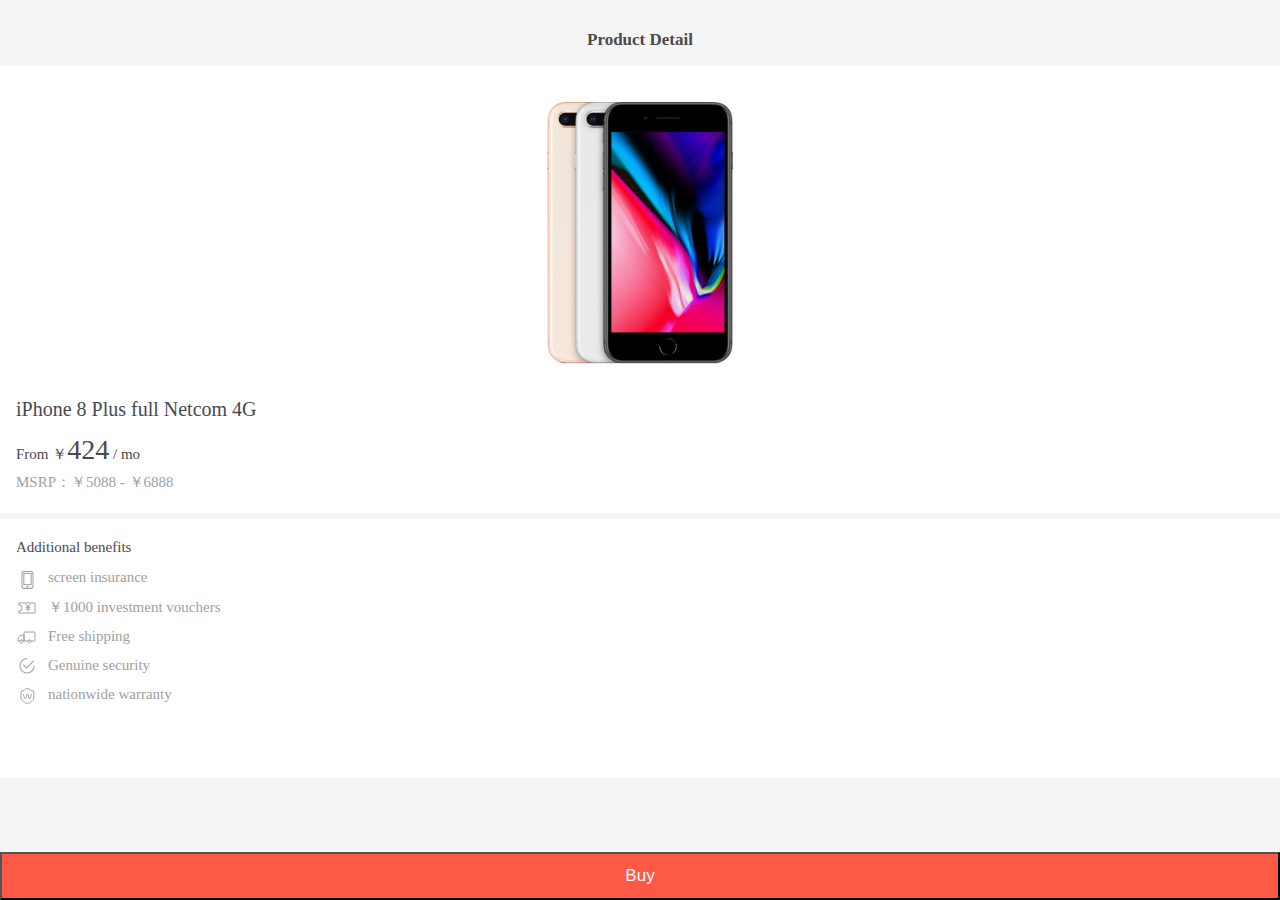
<file: index.html>
<!DOCTYPE html>
<html>
<head>
	<title>Product Detail</title>
	<link rel="stylesheet" href="./css/index.css" type="text/css">
	<link rel="stylesheet" href="./css/base.css" type="text/css">
	<meta name="viewport" content="width=device-width, initial-scale=1.0">
</head>
<body>
	<!-- S title bar  -->
	<div id="title-bar"><h1>Product Detail</h1></div>
	<!-- E title bar  -->
	<!-- S main above -->
	<div class="container-top"> 
		<!-- S img -->
	<img id="picture" src="./img/iphone8-plus.png" alt="iphone8-plus" width=186px>
	<!-- E img -->
	<!-- S info -->
	<h2>iPhone 8 Plus full Netcom 4G</h2>
	<p id="price">From ￥<strong class="price-num">424</strong> / mo</p>
	<p id="top-end">MSRP：￥5088 - ￥6888</p>
	<!-- E info -->
	</div>
	<!-- E main above -->
	<!-- S main bottom -->
	<div class="container-bottom">
		<!-- S benefits -->
	<h3>Additional benefits</h3>
	<p id="bottom-end"><img class="icon" src="./img/icon_si.svg" alt="" align="middle">screen insurance <br>
	   <img class="icon" src="./img/icon_iv.svg" alt="" align="middle">￥1000 investment vouchers <br>
		<img class="icon" src="./img/icon_fs.svg" alt="" align="middle">Free shipping <br>
		<img class="icon" src="./img/icon_gs.svg" alt="" align="middle">Genuine security <br>
		<img class="icon" src="./img/icon_nw.svg" alt="" align="middle">nationwide warranty </p>
		<!-- E benefits -->
		<!-- S button -->
	<button id="bottom-btn" onclick="showDialog()">Buy</button>
		<!-- E button -->

		<!-- S dialog -->
		<dialog id="option-dialog" >
			<!-- S dialoge box -->
			<div id="dialog-box">
				<div class="close" onclick="closeDialog()"></div>
				<!-- S corlor option-->
			<div class="container clearfix">
			<p>Color:</p>
			<ul id="option-color">
				<li><a href="#">Gold</a></li>
				<li><a href="#">Silver</a></li>
				<li><a href="#">Space Gray</a></li>
			</ul>
			</div>
			<!-- E corlor option-->
			<!-- S capacity option-->
			<div class="container clearfix">
			<p>Capacity:</p>
			<ul id="option-capa">
				<li><a href="#">64G</a></li>
				<li><a href="#">128G</a></li>
			</ul>
			</div>
			<!-- E capacity option-->
			<!-- S quantity -->
			<div class="container clearfix">
			<p>Quantity:</p>
		    <div id="quantity-inner"> <!-- 只允许input 输出数字1-99的方法？-->
		    	<input class="operate" id="decrease" type="button" value="-"><input class="amount" id="amount" type="number" pattern="[0-9]" value="1"><!--<input class="amount" id="amount" type="text" name="quantity" value="1" onkeyup="this.value=this.value.replace(/[^\d]/,'')">--><input class="operate" id="increase" type="button" value="+">
			</div>
			<!-- E quantity -->
			</div>
           <!-- E dialoge box -->
		    </div>
			<button id="bottom-btn" type="submit" onclick="openWinOrd()">Continue</button>
		</dialog>	
		<!-- E dialoge -->
		</div>
		<!-- E main bottom -->
	<script>
		//对话框开启与关闭
		var x = document.getElementById("option-dialog");
		function showDialog() {
			x.show();
		}
		function closeDialog() {
			x.close();
		}
	    //选项选中效果
		var optionCol = document.getElementById("option-color");
		var listCol = optionCol.getElementsByTagName("li");
		for(var i = 0; i<listCol.length; i++) {
			listCol[i].onclick = function() {   //触发click时执行
				for(var k = 0; k<listCol.length; k++) {  //遍历所有li
					listCol[k].className = ""; // 清除所有li的classname
				}
				this.className = "li-selected"; //当前click的liclassName变为li-selected并执行css
			}
		}
		var optionCapa = document.getElementById("option-capa");
		var listCapa = optionCapa.getElementsByTagName("li");
		for(var m = 0; m<listCapa.length; m++) {
			listCapa[m].onclick = function() {   //触发click时执行
				for(var j = 0; j<listCapa.length; j++) {  //遍历所有li
					listCapa[j].className = ""; // 清除所有li的classname
				}
				this.className = "li-selected"; //当前click的liclassName变为li-selected并执行css
			}
		}
		//数量增减器 中间区域限制类型为数字，最小1，最大10
		var inc = document.getElementById("increase"); //此处getElementsByClassName（“operate”）获取不到？？？
		var dec = document.getElementById("decrease");
		var amount = document.getElementById("amount");
		// typeOf(amount.value) === number;
		// min.amount.value === 0;
		// max.amount.value ===10;
		inc.onclick = function() {
			amount.value = parseInt(amount.value) + 1;
			max.amount.value ===10;
		}
		dec.onclick = function() {
			if(amount.value > 1){
				amount.value = parseInt(amount.value) - 1;
			}
		}
		function openWinOrd() {
			window.open("order-confir.html", "_self");
		}
		//如果用户输入的amount不是一个数字，要提示，如果是一个数字需要限制最大最小值
		// var num = parseInt(amount.value);
		// if(num === number) {
  //            number.max-value
		// }


		// 选项及表单的数据如何传输？ 给元素增加action = “” ？？
		
		// for(var i = 0; i<list.length; i++) {
		// 	list[i].onclick = function() {
		// 		 for(var k=0; k<list.length; k++) {
		// 		 	list[k].className = "";
		// 		 }
		// 		 this.className = "li-selected";  
		// 	}
			
		// }
	    //执行方法：
	    // function liSelected() {
	    // 	for(i = 0; i<list.length; i++) {  //开始遍历
	    // 		list[i].index = i;
	    // 		list[i].className = "";   //遍历第一个li，让classname = “”
	    // 	} // 此时遍历完成，每一个classname都为“”
	    // 		// list[i].onclick = function() { 
	    // 		// 	this.className = "li-selected";
	    // 		// }	    		
	    // 	} 	    
	    //1.默认每个li是默认样式，遍历每一个li，让li的classname = “”
	    //2.发生点击改变classname

	</script>
</body>
</html>
</file>
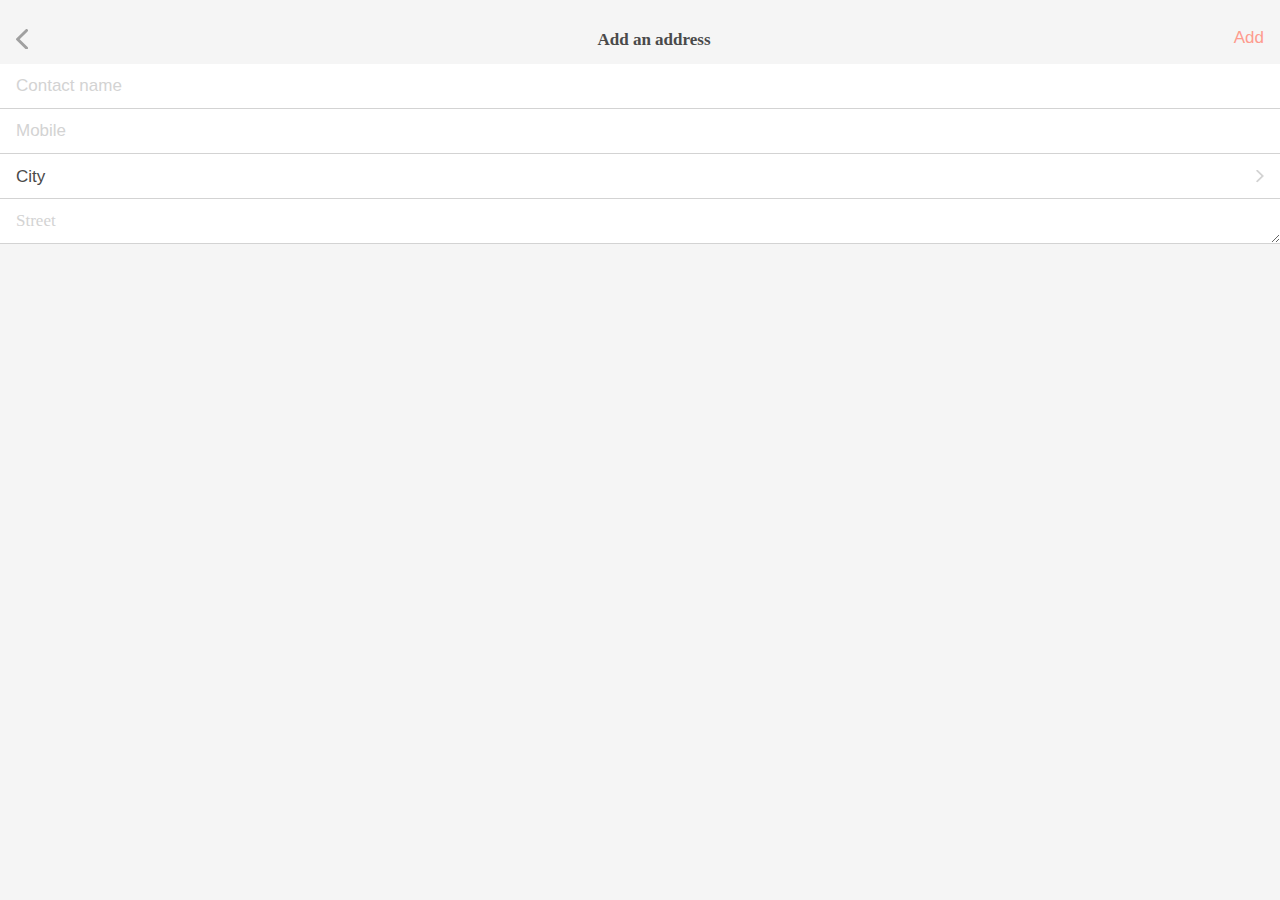
<file: address.html>
<!DOCTYPE html>
<html>
<head>
	<title>Address Add</title>
	<link rel="stylesheet" href="./css/address.css" type="text/css">
	<link rel="stylesheet" href="./css/base.css" type="text/css">
	<meta name="viewport" content="width=device-width, initial-scale=1.0">
</head>
<body>
	<div id="title-bar" class="clearfix">
		<div class="title-bar-back">
			<a href="order-confir.html" class="icon-back"></a>
		</div>
		<h1>Add an address</h1>
		<!--
		<input type="submit" name="add" id="add" class="text-link" value="Add" onclick="addAddress()">		
		<a href="order-confir.html" class="text-link" onclick="backData
		()">Add</a>  把信息收集到order confirm页 -->
	</div>
	<form id="form" name="form" method="get" action="order-confir.html" onsubmit="return address()">
		<input class="form-info" name="contact" type="text" value="" placeholder="Contact name">
		<input class="form-info" name="mobile" type="number" value="" pattern="[0-9]*" placeholder="Mobile">
		<!--<input class="select-wrap" id="select-wrap" name="" value="">-->
			<select id="city" class="city" name="city" type="text" value="">
				<option value="" style="display: none">City</option>
				<option value="Beijing">Beijing</option>
				<option value="Shanghai">Shanghai</option>
				<option value="Gaungzhou">Gaungzhou</option>
				<option value="Shenzhen">Shenzhen</option>
				<option value="Chongqin">Chongqin</option>
				<option value="Tianjing">Tianjing</option>
				<option value="Jiangsu">Jiangsu</option>
				<option value="Zhejiang">Zhejiang</option>
				<option value="Sichuan">Sichuan</option>
				<option value="Hubei">Hubei</option>
			</select>
			<div class="icon-enter"></div>
		<!--</input>-->
		<textarea name="street" id="street" value="" onkeyup="adjustTextArea(this)" placeholder="Street"></textarea>
		<button type="submit" name="add" id="add" class="text-link">Add</button>
	</form>

<script>
	// document.getElementById("add").onclick = function() {
	// 	encodeURI(window.location.href);
	// }
	// function onResp(str){
	// 	location.href = "order-confir.html?result=" + str;
	// }
	//使textarea高度随着子行增加而增加
	function adjustTextArea(h) {  //此处h 如何就对应上了上面onkeyup 的 this？
		h.style.height = "1px";
		h.style.height = (h.scrollHeight)+"px";
	}
	function addAddress() {
		var form = document.getElementById("form");
		var contact = form.contact.value;
		var mobile = form.mobile.value;
		var city = document.getElementById("city"); //取select id
		var index = city.selectedIndex;  //取select被选中的option 的 index
		var cityOption = city.options[index].text; //取被选中的option里面的文字
		var street = form.street.value;
		var addAddress = contact + " " + mobile + " " + cityOption + " " +street;
		// var backData = window.opener.document.all.getElementById("top-bar").value;
		//window.opener.document.all.getElementById("top-bar").innerHTML = "display address";
		// alert(window.location.search);
		window.open("order-confir.html", "_self");
		// window.opener.document.getElementById("top-bar").p.innerHTML = addAddress;
		// function getQueryString(form){
		// 	var reg = new RegExp("^|&" + name +"=([^&]*)(&|$)", "i");
		// 	var r = window.location.search.substr(1).match(reg);
		// 	if(r != null) return unesacape(r[2]); return null;
		// }
				alert(r);
	}
</script>
</body>
</html>
</file>
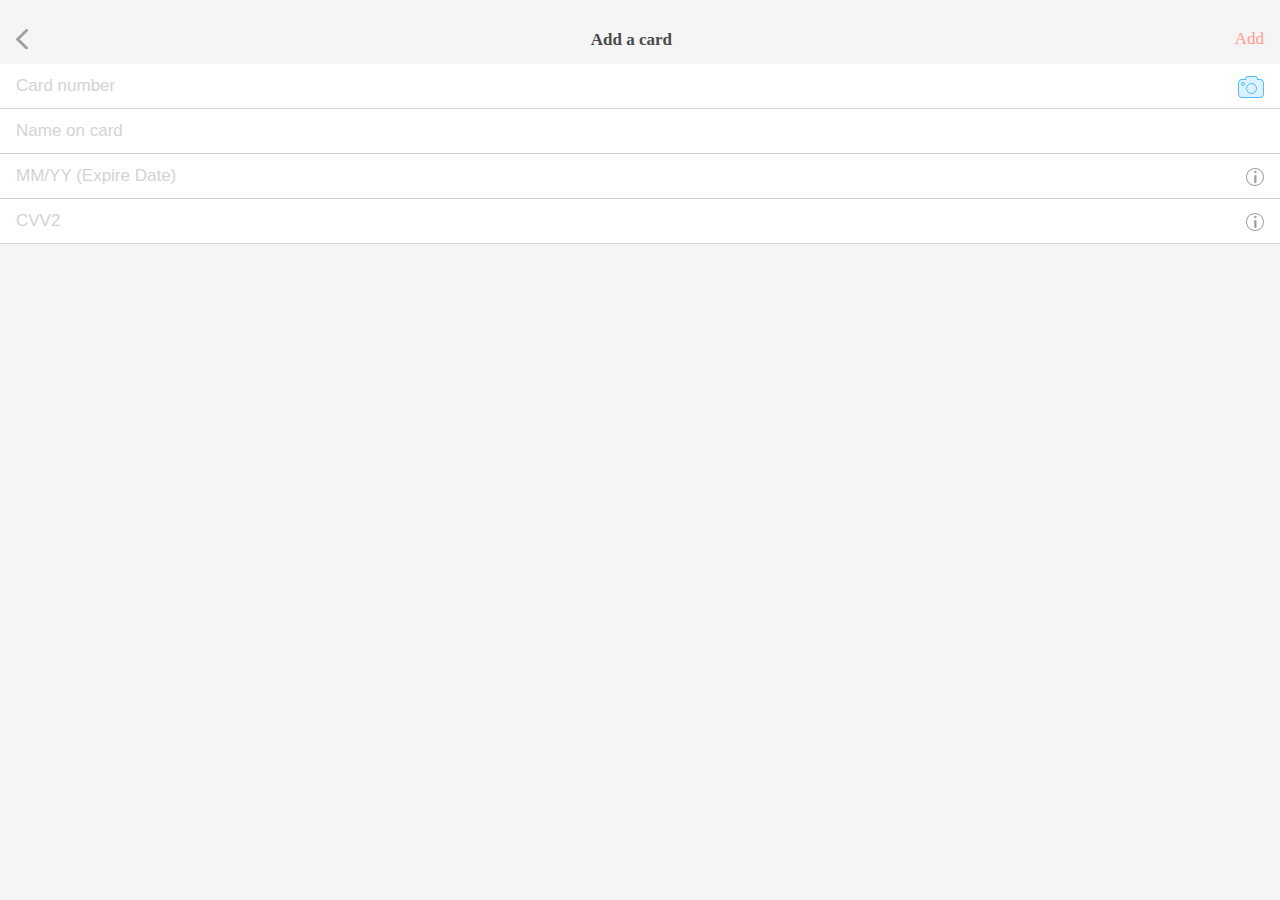
<file: card-add.html>
<!DOCTYPE html>
<html>
<head>
	<title>Card Add</title>
	<link rel="stylesheet" href="./css/card-add.css" type="text/css">
	<link rel="stylesheet" href="./css/base.css" type="text/css">
	<meta name="viewport" content="width=device-width, initial-scale=1.0">
</head>
<body>
	<div id="title-bar" class="clearfix">
		<div class="title-bar-back">
			<a href="#" onclick="window.history.back()" class="icon-back"></a>
		</div>
		<h1>Add a card</h1>
		<a href="order-confir.html" class="text-link">Add</a>  <!-- 把信息收集到order confirm页 -->
	</div>

	<form id="form" action="">
		<div class="wrap">			
			<input class="form-info" name="number" type="number" pattern="[0-9]*" placeholder="Card number">
			<div class="camera-box icon-right"></div>
		</div>
		<input class="form-info" name="name" type="text" placeholder="Name on card">
		<div class="wrap">
			<input class="form-info" name="date" type="text" placeholder="MM/YY (Expire Date)">
            <div class="cue-box icon-right"></div>
		</div>
		<div class="wrap">
			<input class="form-info" name="CVV2" type="text" placeholder="CVV2">
            <div class="cue-box icon-right"></div>
		</div>
	</form>

</body>
</html>
</file>
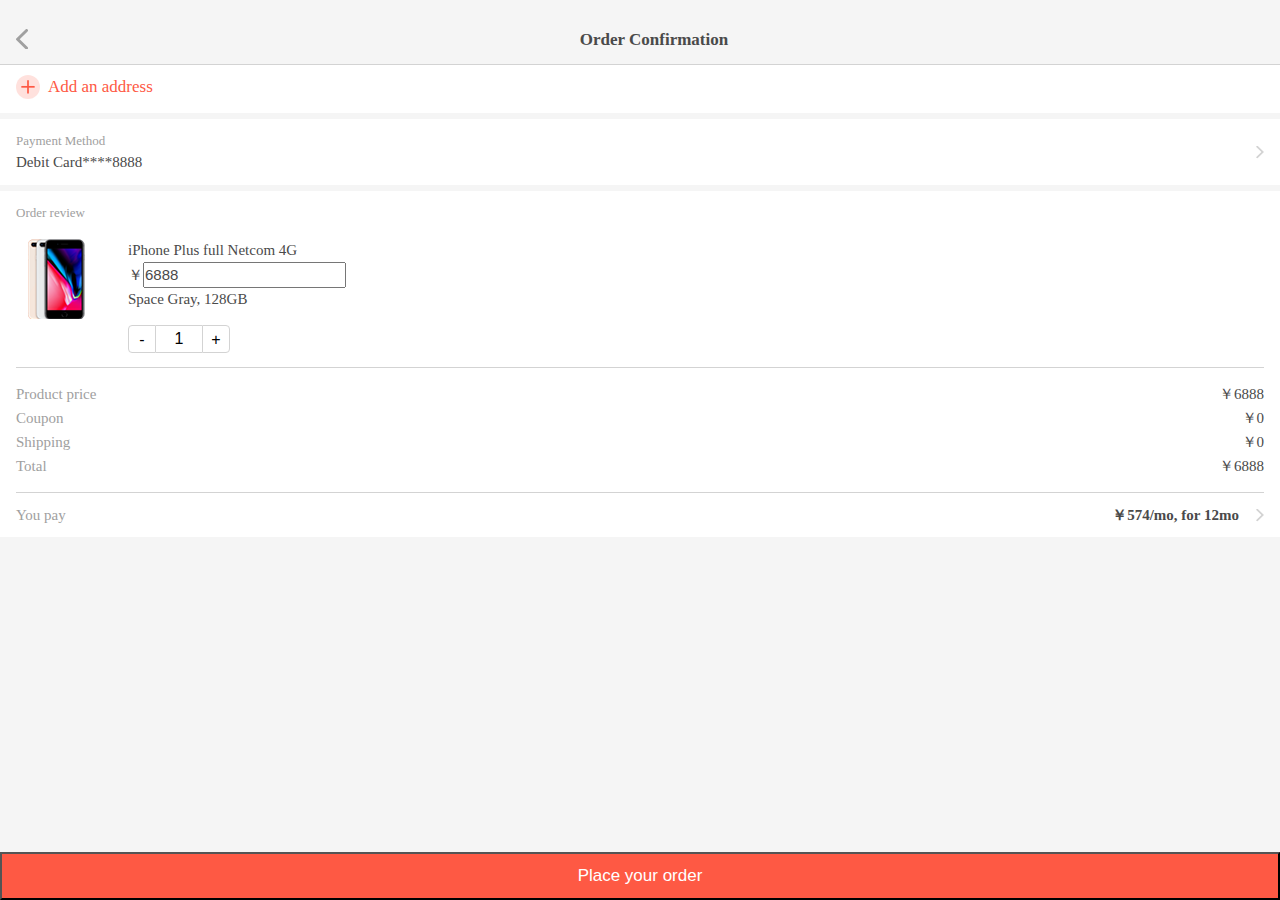
<file: order-confir.html>
<!DOCTYPE html>
<html>
<head>
	<title>Order Confirmation</title>
	<title>Product Detail</title>
	<link rel="stylesheet" href="./css/order-confir.css" type="text/css">
	<link rel="stylesheet" href="./css/base.css" type="text/css">
	<meta name="viewport" content="width=device-width, initial-scale=1.0">
</head>
<body>
	<!-- S title bar  -->
	<div id="title-bar" class="clearfix">
		<div class="title-bar-back">
			<a href="index.html" class="icon-back"></a>
		</div>
		<h1>Order Confirmation</h1>
	</div>
	<!-- E title bar  -->

    <!-- S shipping address  -->
    <div id="top-bar" onclick="openWinAdd()">
    	<div class="add"></div>
    	<p>Add an address</p>
    </div>
    <!-- E shipping address  -->

    <!-- S payment method  -->
    <div id="pay-meth" onclick="openWinPay()">
    	<p class="title">Payment Method</p>
    	<p class="content">Debit Card****8888</p>
    	<div class="icon-enter"></div>
    </div>
    <!-- E payment method  -->

    <!-- S order review  -->
    <div id="order-rev" class="clearfix">
    	<div class="oder-rev-wrap">
	    	<p class="title">Order review</p>
	    	<div class="order-rev-img clearfix"><img src="./img/img-pro-ord.png" alt=""></div>
	    	<div class="order-rev-info">
		    	<p class="content">
	    		iPhone Plus full Netcom 4G <br>
	    		<p>￥<input type="number" name="pro-price" id="pro-price" value="6888"></p>
	    		<!-- 金额自动取自？ -->
	    		<p>Space Gray, 128GB</p> <!-- 此处需要从前页读取数据 -->
		    	</p>
	    	    <div id="quantity-inner"> <!-- 只允许input 输出数字1-99的方法？-->
			    	<input class="operate" id="decrease" type="button" value="-"><input class="amount" id="amount" type="text" name="quantity" value="1" onkeyup="this.value=this.value.replace(/[^\d]/,'')"><input class="operate" id="increase" type="button" value="+">
				</div>
			</div>
		</div>
		<div class="price-wrap clearfix">
			<div class="price-item">
				<p class="price-item-name">
					Product price <br>
					Coupon <br>
					Shipping <br>
					Total
				</p>
			</div>
			<div class="price">
				<div class="price-amount">
					<p id="price">￥6888</p>  <!-- 金额 = 金额自动取自 X 数量 -->
					<p id="coupon">￥0</p>   <!-- 金额自动取自？ -->
					<p id="shipping">￥0</p>   <!-- 金额自动取自？ -->
					<p id="total">￥6888</p>   <!-- 总金额 = 金额自动相加？ -->
				</div>
			</div>
		</div>
		<div class="pay clearfix" id="showBox">
			<p class="pay-title">You pay</p>
			<p class="pay-info" id="pay-info">￥574/mo, for 12mo</p> <!-- 总金额/12 -->
			<div class="icon-enter"></div>
		</div>
    </div>
    <!-- E order review  -->

    <!-- S submit buttom  -->
    <button id="bottom-btn" onclick="pay()">Place your order</button>
    <!-- E submit buttom  -->
	
	<!-- S stalment option  -->
	<div id="instalment-bgd">
		<div class="instalment-wrap">
			<div class="layer-close" id="ins-close"></div>
			<p><span>Intrest-free</span> installment or Full pay</p>
			<ul id="instalment-list" class="clearfix">  <!-- 如何自动计算从总计/分期数 -->
				<li><a href="#" id="12mo">￥574/mo, for 12mo</a></li>
				<li><a href="#" id="9mo">￥765.33/mo, for 9mo</a></li>
				<li><a href="#" id="6mo">￥1184/mo, for 6mo</a></li>
				<li><a href="#" id="full">￥6888 Full pay</a></li>
			</ul>
			<button type="submit" id="bottom-btn" onclick="submit()">Confirm</button>
		</div>
	</div>

	<!-- E stalment option  -->
	<!-- S password section -->
	<div id="payment">
		<div class="pay-container">
			<div class="pay-title"><p class="title">Payment Code</p><div class="layer-close" id="pay-close"></div></div>
			<p class="payinfo" id="payinfo">You will pay ￥574 from Yiqihua Credit Pay</p>
			<div class="pwd-box">
				<input type="tel" maxlength="6" class="pwd-input" id="pwd-input">
				<div class="fake-box" id="fake-box">
					<input type="password" value="">
					<input type="password" value="">
					<input type="password" value="">
					<input type="password" value="">
					<input type="password" value="">
					<input type="password" value="">
				</div>
			</div>
			<p class="forgot clearfix">Forgot code</p>
			<div class="keyboard" id="keyboard"><img src="./img/keyboard.svg" alt=""></div>
		</div>
		
	</div>
	<!-- E password section -->

<script>
	//获取地址
    window.onload = function getQueryString(name) {
    	// decodeURI(window.location.href);
		var reg = /=([^&]*)(&|$)/gi;
		var r = window.location.search.substr(1).match(reg); //获取URI地址里？后面的参数字段，并匹配一个正则表达得到键值对中的值
		var contact = r[0].replace(/(=)(\w+)(&)/g,"$2"); //去除contact值的=和&符号
		var mobile = r[1].replace(/(=)(\w+)(&)/g,"$2");
		var city = r[2].replace(/(=)(\w+)(&)/g,"$2");
		var street = unescape(decodeURI(r[3])).replace(/[\=\+\&]/g, "");//解决URI特殊符号乱码显示，并replace =+&符号 为 空白
		var topBar = document.getElementById("top-bar");
		// var address = contact + " " + mobile + " " + city + " " + street;
		for(var i in r) {
			if(r[i] === null) {
				topBar.innerText = topBar.innerText;
			} else {
				// topBar.innerText = address;
				topBar.style.color = "#4A4A4A";
				topBar.style.fontSize = "17px";
				topBar.style.padding = "16px";
				topBar.style.lineHeight = "160%";
				topBar.style.wordBreak = "break-all";//让div里的文字自动换行
				topBar.innerHTML = contact + "<br>" + mobile + "<br>" + city + " " + street; //用“html标签” + var变量，换掉top-bar里的html内容和样式

			}
		}
		
		// if(r != null) {
		// 	return r[2];
		// } else {
		// 	return null;
		// }
	}
	//打开地址添加页
	function openWinAdd() {
		window.open("address.html","_self");
		// document.getElementById("top-bar").innerHTML = "display address";
	}
	//打开付款方式页
	function openWinPay(){
		window.open("pay-meth.html","_self");
	}
	//订单预览，数量增减器 中间区域限制类型为数字，最小1，最大10
		var inc = document.getElementById("increase"); //此处getElementsByClassName（“operate”）获取不到？？？
		var dec = document.getElementById("decrease");
		var amount = document.getElementById("amount");
		var price = document.getElementById("price");
		var total = document.getElementById("total");
		var payInfo = document.getElementById("pay-info");
		// typeOf(amount.value) === number;
		// min.amount.value === 0;
		// max.amount.value ===10;
		inc.onclick = function() {
			amount.value = parseInt(amount.value) + 1;
			// max.amount.value ===10;			
			price.innerHTML = "￥"+ 6888 * amount.value;
			total.innerHTML = price.innerHTML;
			payInfo.innerHTML = "￥" + 6888*amount.value/12 + "/mo,for 12mo";
		}
		dec.onclick = function() {
			if(amount.value > 1){
				amount.value = parseInt(amount.value) - 1;
				price.innerHTML = "￥"+ 6888 * amount.value;
				total.innerHTML = price.innerHTML;
				payInfo.innerHTML = "￥" + 6888*amount.value/12 + "/mo,for 12mo";
			}
		}
	//分期金额随价格变化而变化
	showBox = document.getElementById("showBox");
	showBox.onclick = function(){
		var installmentBox = document.getElementById("instalment-bgd");
		document.getElementById("12mo").innerHTML = "￥" + parseInt(6888*amount.value/12) + "/mo, for 12mo";
		document.getElementById("9mo").innerHTML = "￥" + parseInt(6888*amount.value/9) + "/mo, for 9mo";
		document.getElementById("6mo").innerHTML = "￥" + parseInt(6888*amount.value/6) + "/mo, for 6mo";
		document.getElementById("full").innerHTML = "￥" + parseInt(6888*amount.value) + ", full pay";
        installmentBox.style.display = "block";
	}

    //关闭各弹窗
	var insClose = document.getElementById("ins-close"),
	payClose = document.getElementById("pay-close"),
	insBg = document.getElementById("instalment-bgd"),
	payment = document.getElementById("payment");
	insClose.onclick = function() {
		insBg.style.display = "none";
	}
	payClose.onclick = function() {
		payment.style.display = "none";
	}
    //分期弹窗选项，选中效果及传值去前页
	var ul = document.getElementById("instalment-list"),
	li = ul.getElementsByTagName("li");
	for(var i = 0; i<li.length; i++) {
		li[i].onclick = function() {
			for(var k = 0; k<li.length; k++) {
				li[k].className = "";
			}
			this.className = "li-selected";
			payInfo.innerText = this.innerText;
			// alert(payInfo);
		}
	}
	//分期确认按钮关闭弹窗
	function submit() {
		// payInfo.innerHTML = ;
		insBg.style.display = "none";

		// window.location.href = "order-confir.html";
	}
	
    //进入付款流程
	function pay() {
		payment.style.display = "block";
		var payinfo = document.getElementById("payinfo"),
		payAmount = payInfo.innerText.match(/\d+/), //取you pay里面分期金额数字
		str = payinfo.innerText;  //生成一个字符串变量，密码输入弹窗页面的付款金额提示
		payinfo.innerText = str.replace(/\d+/, payAmount); //替换付款页面字符串中的数字部分为前页面you pay里的分期金额数字	
		// alert(payAmount);
	}
	//付款流程页，键盘点击，显示密码掩码
	var keyboard = document.getElementById("keyboard");
	var input = payment.getElementsByTagName("input");
	keyboard.onclick = function() {
		// alert(input.length);
		for(var i=1; i<input.length; i++) {
			if(input[i].value === "") {
				input[i].value = "1";
				return false;
			} 			
		}
		if(i = 6) {
				window.location.href = "payment-result.html";
			}
		
	}


</script>
</body>
</html>
</file>
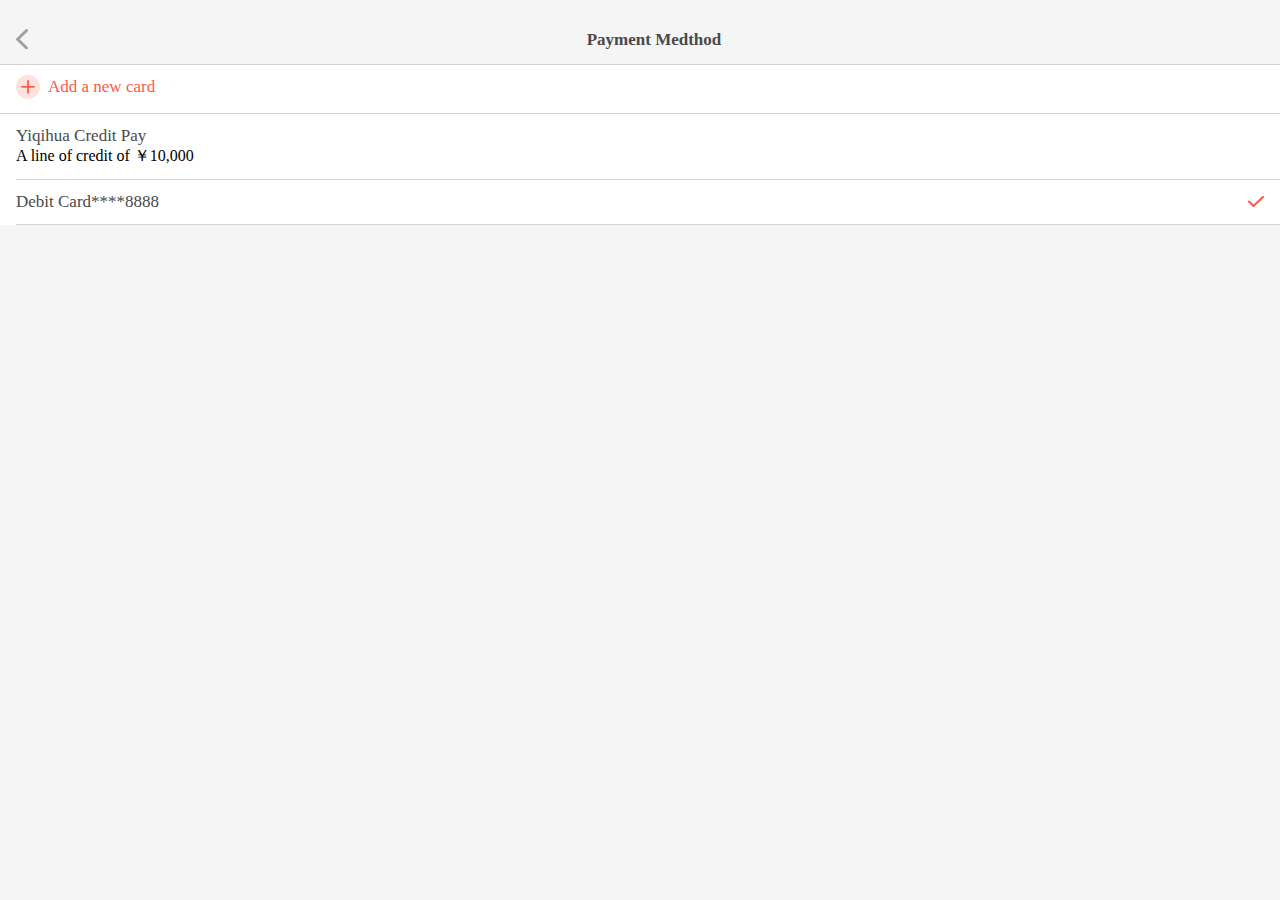
<file: pay-meth-yi.html>
<!DOCTYPE html>
<html>
<head>
	<title>Payment Method</title>
	<link rel="stylesheet" href="./css/pay-meth.css" type="text/css">
	<link rel="stylesheet" href="./css/base.css" type="text/css">
	<meta name="viewport" content="width=device-width, initial-scale=1.0">
</head>
<body>
<!-- S title bar  -->
	<div id="title-bar" class="clearfix">
		<div class="title-bar-back">
			<a href="javascript:history.go(-1);" class="icon-back"></a>
		</div>
		<h1>Payment Medthod</h1>
	</div>
	<!-- E title bar  -->
	<div class="wrap">
		<!-- S top add bar  -->
	    <div id="top-bar" onclick="openWinCard()">
	    	<div class="add"></div>
	    	<p>Add a new card</p>
	    </div>
	    <!-- E top add bar  -->
	    <!-- S card list  -->
	    <div class="card-list clearfix">
	    	<ul onclick="window.location.href = 'order-confir.html'">  
		    	<li>
		    		<p class="title">Yiqihua Credit Pay</p>
		    		<p class="description">A line of credit of ￥10,000</p>	    
		    	</li>
		    	<li>
		    		<p class="title">Debit Card****8888</p>
		    		<div class="card-cur"></div> <!-- 仅仅出现在current li -->	
		    	</li>
		    </ul>

	    </div>		    
    </div>   

	    <!-- E card list  -->

    <script>
    	function openWinCard() {
    		window.open("card-add.html", "_self");
    	}
    	function openYiqihua() {
    		window.open("yiqihuaHome.html", "_self");
    	}
    </script>
</body>
</html>
</file>
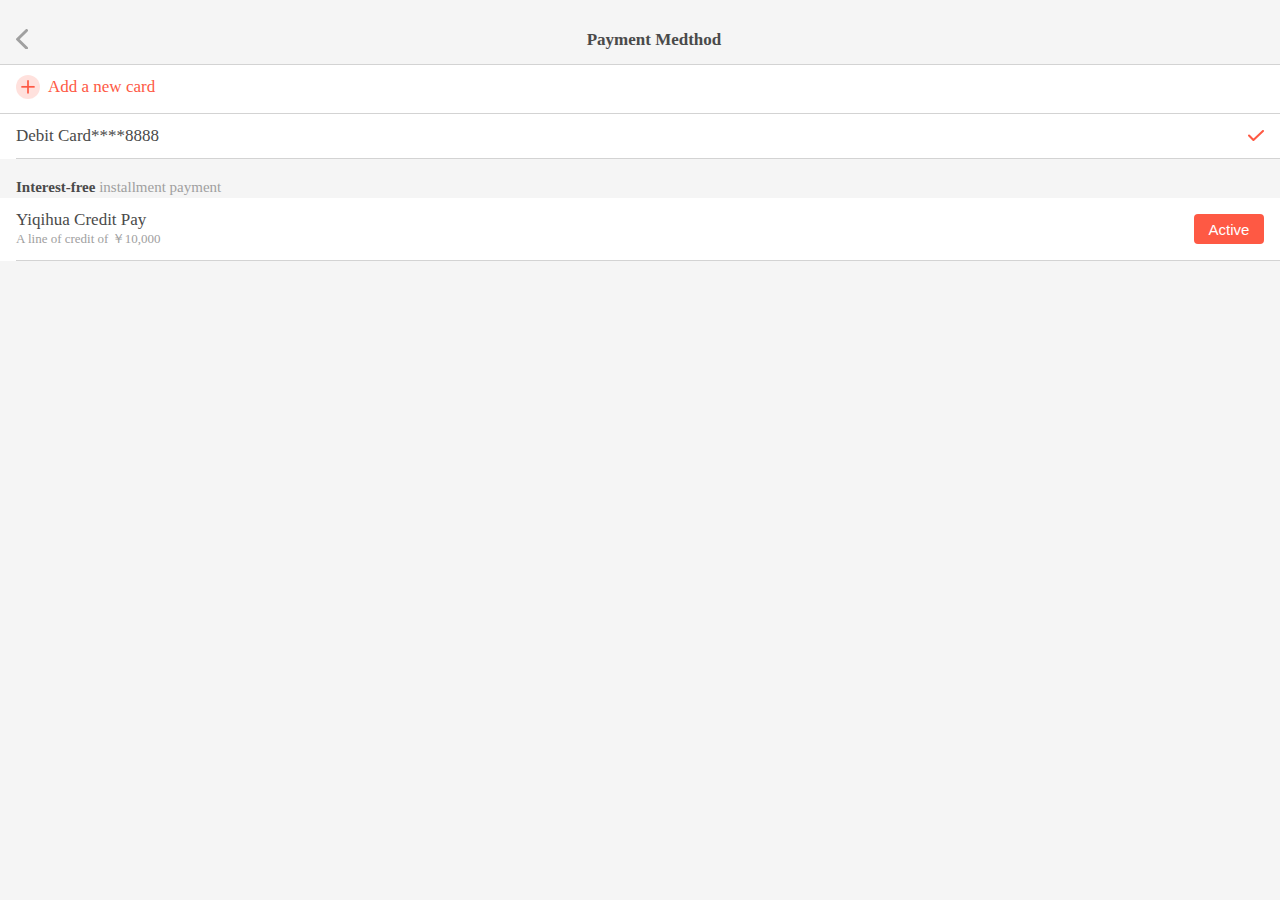
<file: pay-meth.html>
<!DOCTYPE html>
<html>
<head>
	<title>Payment Method</title>
	<link rel="stylesheet" href="./css/pay-meth.css" type="text/css">
	<link rel="stylesheet" href="./css/base.css" type="text/css">
	<meta name="viewport" content="width=device-width, initial-scale=1.0">
</head>
<body>
<!-- S title bar  -->
	<div id="title-bar" class="clearfix">
		<div class="title-bar-back">
			<a href="javascript:history.go(-1);" class="icon-back"></a>
		</div>
		<h1>Payment Medthod</h1>
	</div>
	<!-- E title bar  -->
	<div class="wrap">
		<!-- S top add bar  -->
	    <div id="top-bar" onclick="openWinCard()">
	    	<div class="add"></div>
	    	<p>Add a new card</p>
	    </div>
	    <!-- E top add bar  -->
	    <!-- S card list  -->
	    <div class="card-list clearfix">
	    	<ul onclick="window.history.back()">  <!-- 点击返回上一页 -->
		    	<li>
		    		<p class="title">Debit Card****8888</p>
		    		<div class="card-cur"></div> <!-- 仅仅出现在current li -->		    	
		    	</li>
		    </ul>
	    </div>		    
    </div>    
    <div class="rec">
    	<p><strong>Interest-free</strong> installment payment</p>
    </div>
    <div class="wrap2 card-list clearfix">
	<ul onclick="openAct()">
		<li>
    		<p class="title">Yiqihua Credit Pay</p>
    		<p class="explain">A line of credit of ￥10,000</p>
    		<button class="actBtn" onclick="openYiqihua()">Active</button>
    	</li>	
    </ul>	   
    </div>

	    <!-- E card list  -->

    <script>
    	function openWinCard() {
    		window.open("card-add.html", "_self");
    	}
    	function openYiqihua() {
    		window.open("yiqihuaHome.html", "_self");
    	}
    </script>
</body>
</html>
</file>
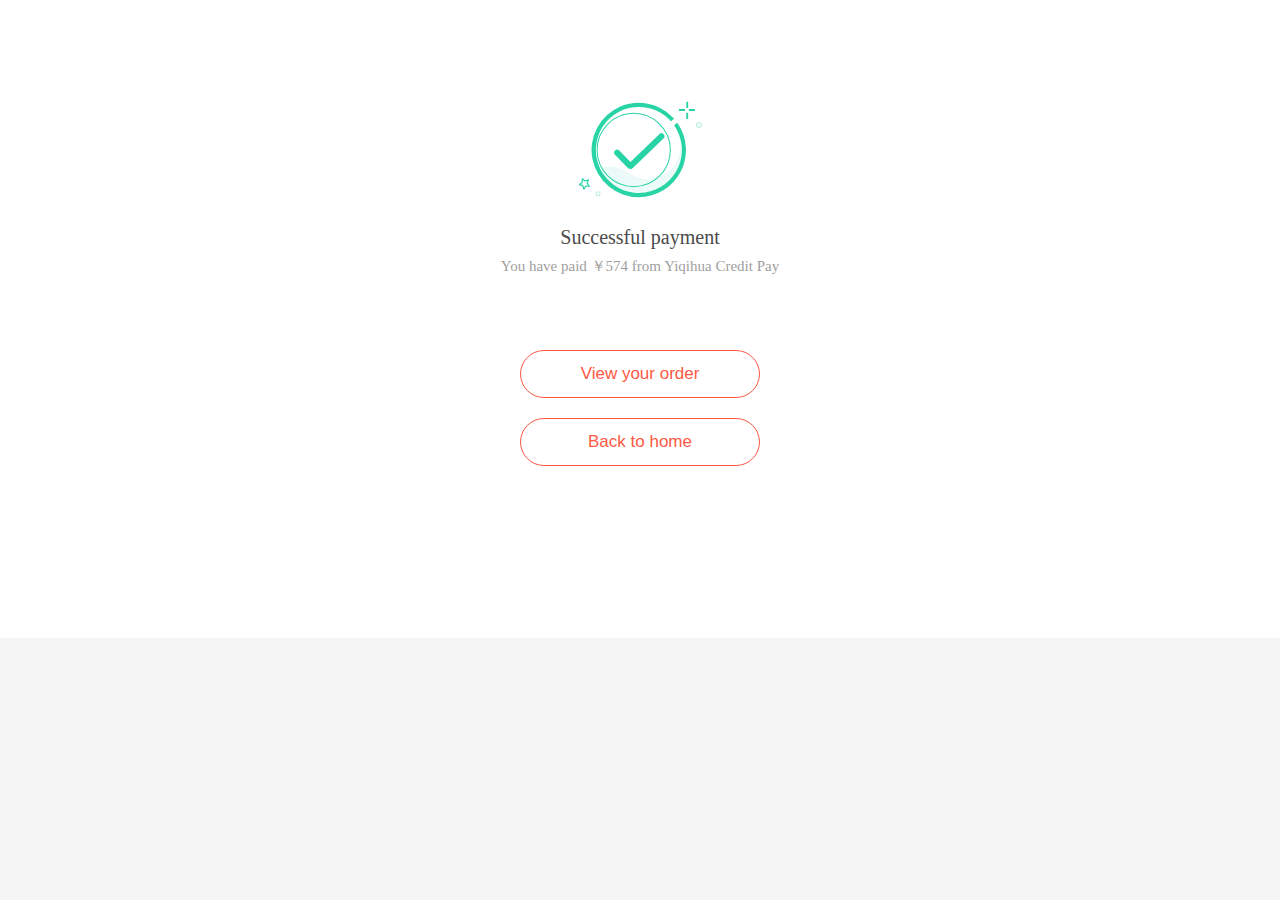
<file: payment-result.html>
<!DOCTYPE html>
<html>
<head>
	<title>payment result</title>
	<link rel="stylesheet" href="./css/payment-result.css" type="text/css">
	<link rel="stylesheet" href="./css/yiqihuaS5.css" type="text/css">
	<link rel="stylesheet" href="./css/base.css" type="text/css">
	<meta name="viewport" content="width=device-width, initial-scale=1.0">
</head>
<body>
	<div class="content">
		<img src="./img/success.svg" alt="#">
		<p class="title">Successful payment</p>
		<p class="pay-description">You have paid ￥574 from Yiqihua Credit Pay</p>
		<button id="border-round-rec-btn" onclick="window.location.href = 'pay-meth-yi.html'">View your order</button>
		<button id="border-round-rec-btn" class="last" onclick="window.location.href = 'index.html'">Back to home</button>
	</div>

</body>
</html>
</file>
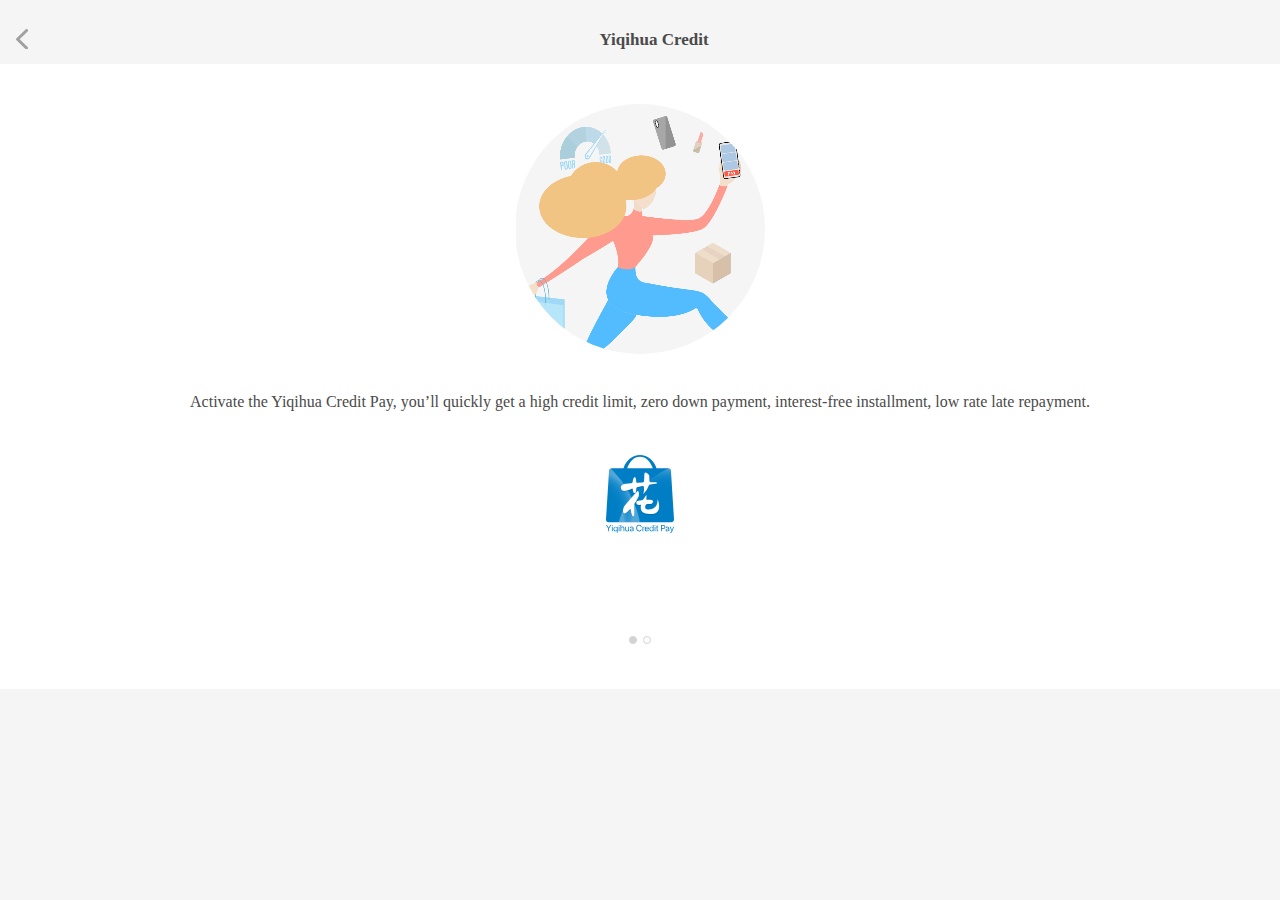
<file: yiqihuaHome.html>
<!DOCTYPE html>
<html>
<head>
	<title>Yiqihua Homepage</title>
	<link rel="stylesheet" href="./css/yiqihuaHome.css" type="text/css">
	<link rel="stylesheet" href="./css/base.css" type="text/css">
	<meta name="viewport" content="width=device-width, initial-scale=1.0">
</head>
<body>
	<!-- S title bar  -->
	<div id="title-bar" class="clearfix">
		<div class="title-bar-back">
			<a href="javascript:history.go(-1);" class="icon-back"></a>
		</div>
		<h1>Yiqihua Credit</h1>
	</div>
	<!-- E title bar  -->
	<div class="wrap">
		<div class="img">
			<img src="./img/yiqihua.svg" alt="yiqihua">
	    </div>
	    <div id="content" class="content">
			<p>Activate the Yiqihua Credit Pay, you’ll quickly get a high credit limit, zero down payment, interest-free installment, low rate late repayment.</p>
			<div class="yiqihuaLogo"><img src="./img/yiqihuaLogo.svg" alt="logo"></div>
	    </div>
	    <div id="contentNext" class="contentNext">
	    	<div class="proInfo clearfix">
		    	<div id="radioBtn" onclick="choose()"><img id="check" src="./img/radio.svg" alt="radio"></div>
		    	<p>agree to <a href="#">User Agreement</a> and <a href="#">User Authorization</a></p>
	    	</div>
	    	<button id="round-rect-btn" onclick="openStep1()">Start</button>
	    </div>
		<div id="circle" onclick="next()">
			<div id="cur" class="cur"></div>
			<div id="default" class="default"></div>
		</div>
	</div>
<script type="text/javascript">
	function next() {
		var c = document.getElementById("content");
		var cn = document.getElementById("contentNext");
		var circle = document.getElementById("circle");
		var cur = document.getElementById("cur");
		var def = document.getElementById("default");
		if (cn.style.display === "block") { //一个等于=不起作用，必须用===，因为此处condition需要为true才执行以下语句：
			cn.style.display = "none";
			c.style.display = "block";
			cur.setAttribute("style", "background-color:#D3D3D3");
			def.setAttribute("style", "background-color: #fff");
		} else {
			c.style.display = "none";
			cn.style.display = "block";
			cur.setAttribute("style", "background-color: #fff"); // 设置属性（html内部属性），语法.setAttribute("atrributeName", "value"),通过这个设置更改外部css的背景颜色样式
			def.setAttribute("style", "background-color: #D3D3D3");
		}
	}
	
	function openStep1() {
		window.open("yiqihuaS1.html", "_self");
	}

	function choose() {
		var check = document.getElementById("check");
		var rrb = document.getElementById("round-rect-btn");
		if (check.style.display === "none") {  
			check.style.display = "block";
			rrb.style.opacity = "1.0";  /* 恢复btn为可点击状态*/
		} else {
			check.style.display = "none";
			rrb.style.opacity = "0.5";  /* 设置btn为半透明，disable状态*/
		}
	}
</script>
</body>
</html>
</file>
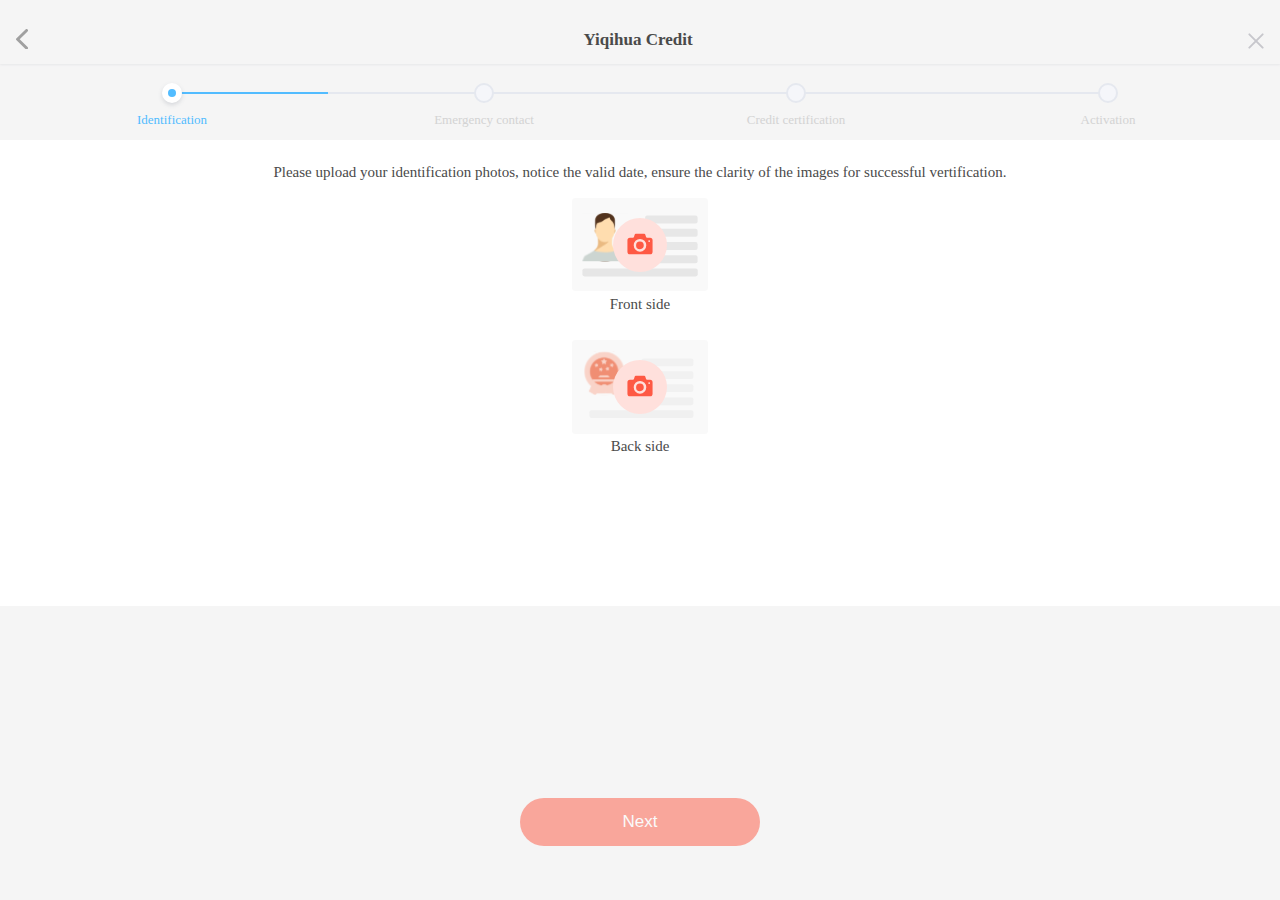
<file: yiqihuaS1.html>
<!DOCTYPE html>
<html>
<head>
	<title>Yiqihua step1</title>
	<link rel="stylesheet" href="./css/yiqihuaS1.css" type="text/css">
	<link rel="stylesheet" href="./css/base.css" type="text/css">
	<meta name="viewport" content="width=device-width, initial-scale=1.0">
</head>
<body>
	<!-- S title bar  -->
	<div id="title-bar" class="clearfix">
		<div class="title-bar-back">
			<a href="javascript:history.go(-1);" class="icon-back"></a>
		</div>
		<h1>Yiqihua Credit</h1>
		<div id="close" onclick="window.location.href='pay-meth.html'"><img src="./img/icon-close.svg" alt="close"></div>
	</div>
	<!-- E title bar  -->
	<!-- S steps bar  -->
	<div class="steps clearfix">
					<ul class="steps-container">
						<li class="activated progressbar">
							<div class="step first"></div>
							<div class="step-image"><span></span></div>
							<div class="step-description">Identification</div>
						</li>
						<li class="progressbar">
							<div class="step"></div>
							<div class="step-image"><span></span></div>
							<div class="step-description">Emergency contact</div>
						</li>
						<li class="progressbar">
							<div class="step"></div>
							<div class="step-image"><span></span></div>
							<div class="step-description">Credit certification</div>
						</li>
						<li class="progressbar">
							<div class="step last"></div>
							<div class="step-image"><span></span></div>
							<div class="step-description">Activation</div>
						</li>
					</ul>
				</div>			
	<!-- E steps bar  -->
	<div class="content" id="content">
		<p>Please upload your identification photos, notice the valid date, ensure the clarity of the images for successful vertification.</p>
		<div class="front">
			<div id="f-photo"><img id="id-f-p" src="./img/id-camera.svg" alt="camara"><div class="id-icon-correct"></div></div>
			<p>Front side</p>
		</div>
		<div class="back">
			<div id="b-photo"><img id="id-b-p" src="./img/id-camera.svg" alt="camara"><div class="id-icon-correct"></div></div>
			<p>Back side</p>
		</div>
		<button id="round-rect-btn">Next</button>
	</div>

<script type="text/javascript">
	var f = document.getElementById("f-photo");
	var fi = document.getElementById("id-f-p");  //getElementsByTagName 和 getElementsByClassName 获取的都是数组，需要用x[0]索引指向
	var iconCorrect = document.getElementsByClassName("id-icon-correct");
	var b = document.getElementById("b-photo");
	var bi = document.getElementById("id-b-p"); 
	f.onclick = function() {
		f.style.backgroundImage = "url(./img/id-f-p.svg)"; //不能按照css的写法写成f.style.background = "url(../img/id-f-p.svg) no-repeat"，在js中更改style需要一项一项属性、值对应更改，不能合成一行代码
		f.style.backgroundRepeat = "no-repeat";
		fi.style.display = "none";	
		iconCorrect[0].style.display = "block";
		iconCorrect[0].style.position = "absolute";
		iconCorrect[0].style.top = "94px"; //父元素f-photo没有上下margin，所以js改变位置相对于父容器高度，但左右有设置margin为auto，所以js该左右位置是相对浏览器宽度来设置的
	}
	b.onclick = function() {
		b.style.backgroundImage = "url(./img/id-b-p.svg)"; 
		b.style.backgroundRepeat = "no-repeat";
		bi.style.display = "none";	
		iconCorrect[1].style.display = "block";
		iconCorrect[1].style.position = "absolute";
		iconCorrect[1].style.top = "94px";
		// var btn = document.getElementById("round-rect-btn");
		// 	btn.style.opacity = "1.0";
		// 	btn.onclick = function openStep2() {
		// 		window.open("yiqihuaS2.html", "_self");
		// }
	}	
	function test() {
        if(iconCorrect[0].style.display === "block" & iconCorrect[1].style.display === "block") { //如果正反图片都已上传，执行下面代码
         	var btn = document.getElementById("round-rect-btn");
         	btn.style.opacity = "1.0";
         	btn.onclick = function openStep2() {
         		window.open("yiqihuaS2.html", "_self");
         	}
        }
    }

    var content = document.getElementById("content");
	content.addEventListener("click", test, false);  //用addEventListener监听click事件，如有发生执行test函数
</script>


</body>
</html>
</file>
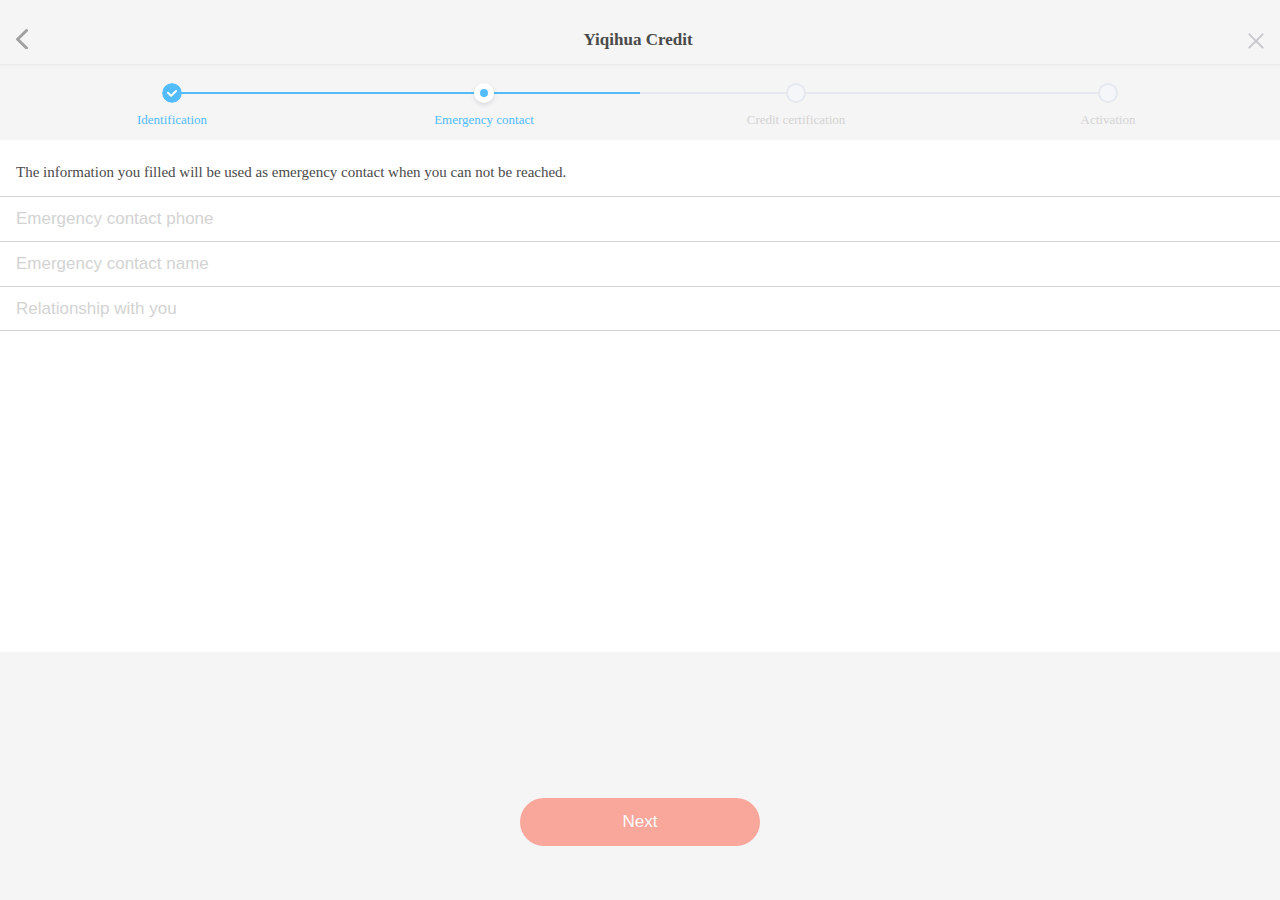
<file: yiqihuaS2.html>
<!DOCTYPE html>
<html>
<head>
	<title>yiqihuaS2</title>
	<link rel="stylesheet" href="./css/yiqihuaS2.css" type="text/css">
	<link rel="stylesheet" href="./css/base.css" type="text/css">
	<meta name="viewport" content="width=device-width, initial-scale=1.0">
</head>
<body>
	<!-- S title bar  -->
	<div id="title-bar" class="clearfix">
		<div class="title-bar-back">
			<a href="javascript:history.go(-1);" class="icon-back"></a>
		</div>
		<h1>Yiqihua Credit</h1>
		<div id="close" onclick="window.location.href='pay-meth.html'"><img src="./img/icon-close.svg" alt="close"></div>
	</div>
	<!-- E title bar  -->
	<!-- S steps bar  -->
	<div class="steps clearfix">
					<ul class="steps-container">
						<li class="finished progressbar" onclick="window.history.go(-1)">
							<div class="step first"></div>
							<div class="step-image"><span></span></div>
							<div class="step-description">Identification</div>
						</li>
						<li class="activated progressbar">
							<div class="step"></div>
							<div class="step-image"><span></span></div>
							<div class="step-description">Emergency contact</div>
						</li>
						<li class="progressbar">
							<div class="step"></div>
							<div class="step-image"><span></span></div>
							<div class="step-description">Credit certification</div>
						</li>
						<li class="progressbar">
							<div class="step last"></div>
							<div class="step-image"><span></span></div>
							<div class="step-description">Activation</div>
						</li>
					</ul>
				</div>			
	<!-- E steps bar  -->
	<!-- S content  -->
	<div class="content">
		<p>The information you filled will be used as emergency contact when you can not be reached.  </p>
		<form action="" id="form" name="form">
			<input type="number" name="phone" onchange="check()" pattern="^\d{11}$" placeholder="Emergency contact phone">
			<input type="text" name="name" onchange="check()" placeholder="Emergency contact name">
			<input type="text" class="last" id="last" name="relationship" onchange="check()" placeholder="Relationship with you">
		</form>
		<button id="round-rect-btn">Next</button>
	</div>
	<!-- E content  -->
	<script type="text/javascript">
		// 在所有input 的 value 都!= “”的情况下，btn 改变可点
		function check() {
			if(document.form.phone.value == "" || document.form.name.value == "" || document.form.relationship.value == "") {
				return false;
			}
			else {
				document.getElementById("round-rect-btn").style.opacity = "1.0";
				document.getElementById("round-rect-btn").onclick = function () {
					window.open("yiqihuaS3.html", "_self");
				}
			}
			
		}

	</script>

</body>
</html>
</file>
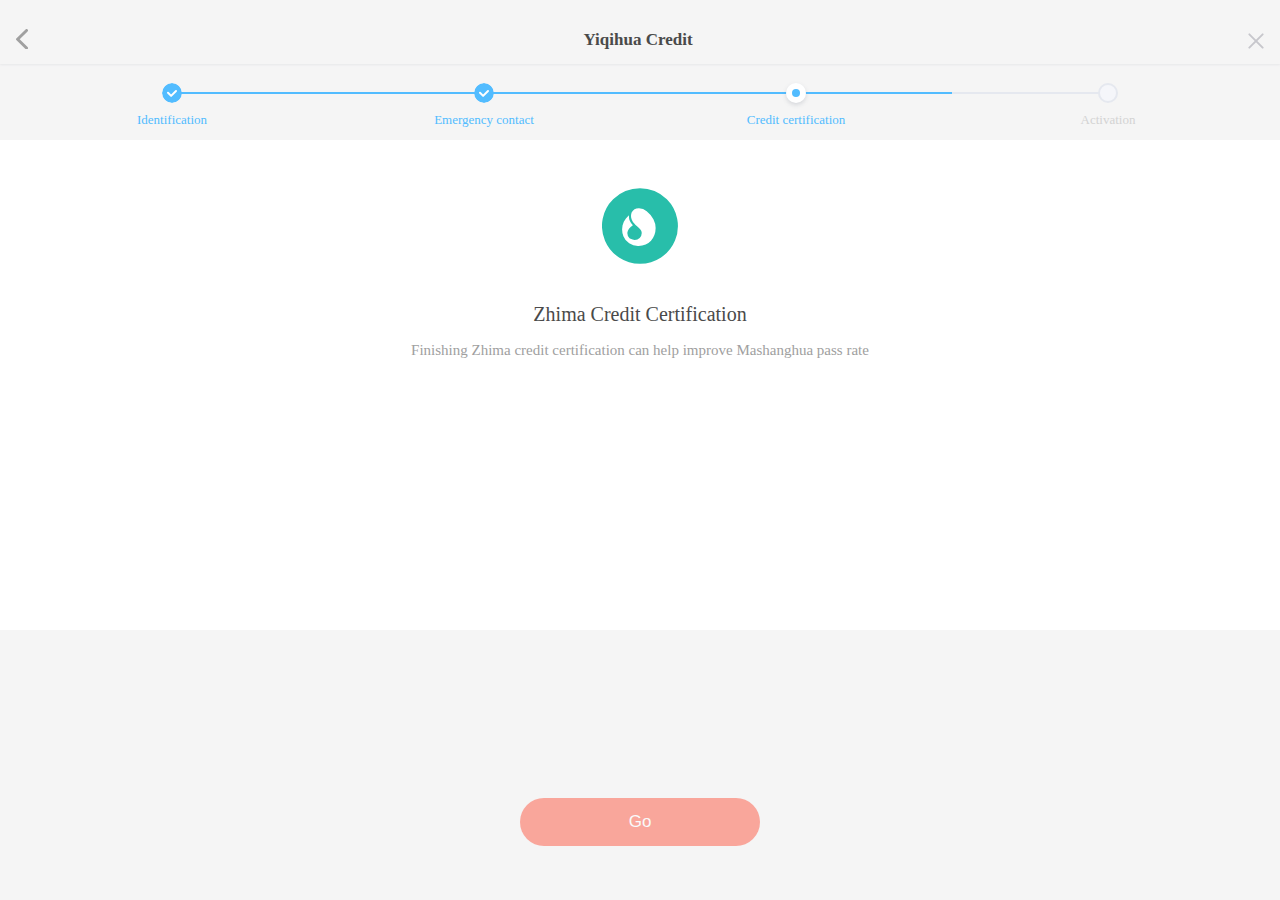
<file: yiqihuaS3.html>
<!DOCTYPE html>
<html>
<head>
	<title>yiqihuaS3</title>
	<title>yiqihuaS2</title>
	<link rel="stylesheet" href="./css/yiqihuaS3.css" type="text/css">
	<link rel="stylesheet" href="./css/base.css" type="text/css">
	<meta name="viewport" content="width=device-width, initial-scale=1.0">
</head>
<body>
	<!-- S title bar  -->
	<div id="title-bar" class="clearfix">
		<div class="title-bar-back">
			<a href="javascript:history.go(-1);" class="icon-back"></a>
		</div>
		<h1>Yiqihua Credit</h1>
		<div id="close" onclick="window.location.href='pay-meth.html'"><img src="./img/icon-close.svg" alt="close"></div>
	</div>	
	<!-- E title bar  -->
	<!-- S steps bar  -->
	<div class="steps clearfix">
					<ul class="steps-container">
						<li class="finished progressbar" onclick="window.history.go(-2)">
							<div class="step first"></div>
							<div class="step-image"><span></span></div>
							<div class="step-description">Identification</div>
						</li>
						<li class="finished progressbar" onclick="window.history.go(-1)">
							<div class="step"></div>
							<div class="step-image"><span></span></div>
							<div class="step-description">Emergency contact</div>
						</li>
						<li class="activated progressbar">
							<div class="step"></div>
							<div class="step-image"><span></span></div>
							<div class="step-description">Credit certification</div>
						</li>
						<li class="progressbar">
							<div class="step last"></div>
							<div class="step-image"><span></span></div>
							<div class="step-description">Activation</div>
						</li>
					</ul>
				</div>			
	<!-- E steps bar  -->
	<!-- S content  -->
	<div class="content">
		<div class="zhima">
			<img src="./img/zhimalogo.svg" alt="#" class="zhimalogo">
			<div id="finished"></div>
		</div>
	
	<p id="title">Zhima Credit Certification</p>
	<p id="description">Finishing Zhima credit certification can help improve Mashanghua pass rate</p>
	<button id="round-rect-btn">Go</button>
</div> <!-- window.location.href=''属性将当前页面定位或将你带到其它网站，window.open()方法在新窗口打开一个链接 -->
	<!-- E content  -->
	<script type="text/javascript">
		document.body.onclick = function(){
			// document.getElementById("round-rect-btn").onclick = function(){
			// 	window.location.href = 'https://zmxy.open.alipay.com/channel/zhimaIndex.htm';
			// }
			document.getElementById("finished").style.display = "inline-block";
			document.getElementById("title").innerHTML = "Congratulations! ";
			document.getElementById("description").innerHTML = "Your Zhima credit certification is successful.";
			document.getElementById("round-rect-btn").innerHTML = "Next";
			document.getElementById("round-rect-btn").style.opacity = "1.0";
			document.getElementById("round-rect-btn").onclick = function(){
				window.location.href = "yiqihuaS4.html";
			}
		}
	</script>

</body>
</html>
</file>
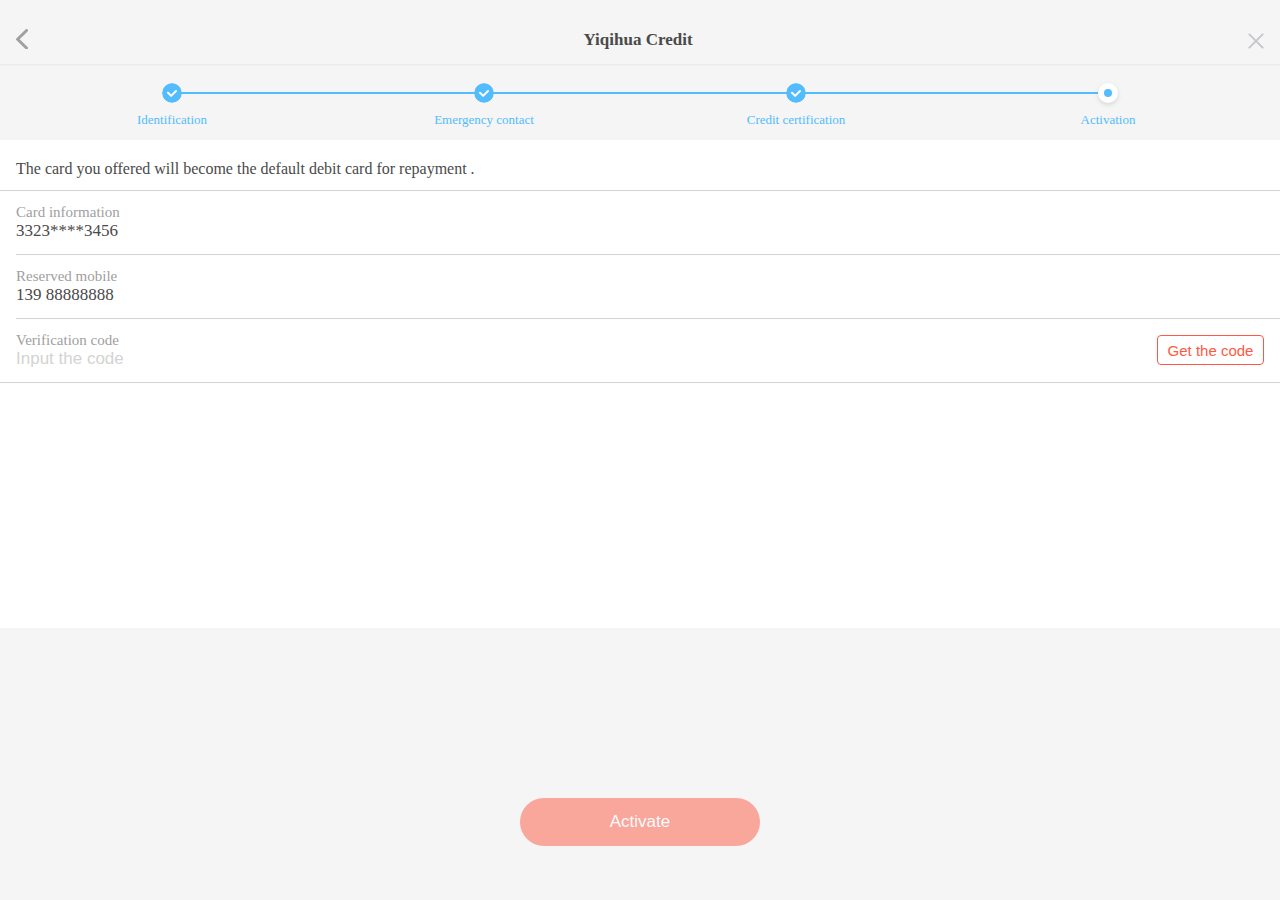
<file: yiqihuaS4.html>
<!DOCTYPE html>
<html>
<head>
	<title>yiqihuaS4</title>
	<link rel="stylesheet" href="./css/yiqihuaS4.css" type="text/css">
	<link rel="stylesheet" href="./css/base.css" type="text/css">
	<meta name="viewport" content="width=device-width, initial-scale=1.0">
</head>
<body>
	<!-- S title bar  -->
	<div id="title-bar" class="clearfix">
		<div class="title-bar-back">
			<a href="javascript:history.go(-1);" class="icon-back"></a>
		</div>
		<h1>Yiqihua Credit</h1>
		<div id="close" onclick="window.location.href='pay-meth.html'"><img src="./img/icon-close.svg" alt="close"></div>
	</div>	
	<!-- E title bar  -->
	<!-- S steps bar  -->
	<div class="steps clearfix">
					<ul class="steps-container">
						<li class="finished progressbar" onclick="window.location.href = 'yiqihuaS1.html'">
							<div class="step first"></div>
							<div class="step-image"><span></span></div>
							<div class="step-description">Identification</div>
						</li>
						<li class="finished progressbar" onclick="window.location.href = 'yiqihuaS2.html'">
							<div class="step"></div>
							<div class="step-image"><span></span></div>
							<div class="step-description">Emergency contact</div>
						</li>
						<li class="finished progressbar" onclick="window.location.href = 'yiqihuaS3.html'">
							<div class="step"></div>
							<div class="step-image"><span></span></div>
							<div class="step-description">Credit certification</div>
						</li>
						<li class="activated progressbar">
							<div class="step last"></div>
							<div class="step-image"><span></span></div>
							<div class="step-description">Activation</div>
						</li>
					</ul>
				</div>			
	<!-- E steps bar  -->
	<!-- S content  -->
	<div class="content">
		<p class="intro">The card you offered will become the default debit card for repayment .  </p>
		<form action="">
			<div class="form-card">
				<p class="title">Card information</p>
				<p class="info">3323****3456</p>
			</div>
			<div class="form-mobile">
				<p class="title">Reserved mobile</p>
				<p class="info">139 88888888</p>
			</div>
			<div class="form-code">
				<p class="title">Verification code</p>
				<input type="number" id="name" name="code" placeholder="Input the code">
				<button type="button" id="border-btn" onclick="getCode()">Get the code</button> <!-- 在form标签内button需要设置button type=“button” 或 使用input type=“button”不然js执行时会效果闪现，自动刷新 -->
			</div>
			
		</form>
		<button id="round-rect-btn">Activate</button>
	</div>
	<!-- E content  -->
	<script type="text/javascript">
		function getCode() {
			document.getElementById("name").value = "5678";
			document.getElementById("round-rect-btn").style.opacity = "1.0";
			document.getElementById("round-rect-btn").onclick = function() {
				window.location.href = "yiqihuaS5.html";
			}
		}
	</script>


</body>
</html>
</file>
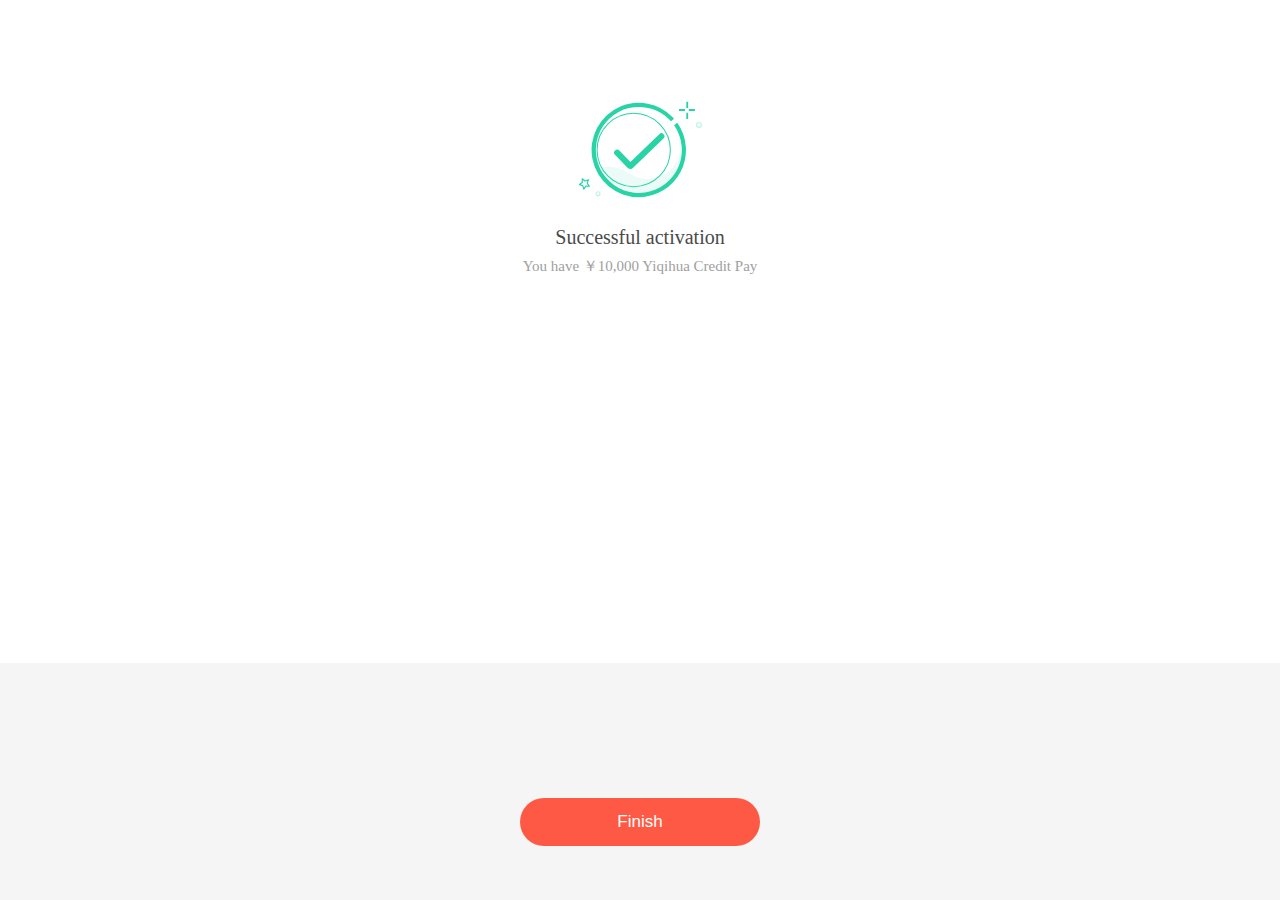
<file: yiqihuaS5.html>
<!DOCTYPE html>
<html>
<head>
	<title>yiqihuaS5</title>
	<link rel="stylesheet" href="./css/yiqihuaS5.css" type="text/css">
	<link rel="stylesheet" href="./css/base.css" type="text/css">
	<meta name="viewport" content="width=device-width, initial-scale=1.0">
</head>
<body>
	<div class="content">
		<img src="./img/success.svg" alt="#">
		<p class="title">Successful activation</p>
		<p class="description">You have ￥10,000 Yiqihua Credit Pay</p>
		<button id="round-rect-btn" onclick="window.location.href = 'pay-meth-yi.html'">Finish</button>
	</div>
	

</body>
</html>
</file>
<file: css/index.css>
h1,h2,h3,p {
	padding: 0 16px;
}
h1,h2,h3,#price {
	color: #4A4A4A;
	font-weight: normal;
}
h1 {
    font-size: 17px;
    line-height: 22px;
    font-weight: bold;
    padding-top:31px;
}
h2 {
	font-size: 20px;
	padding-bottom:9px;
}
h3,p {
   font-size: 15px;
}
p {
	color: #A0A0A0;
	line-height: 150%;
}
/* container style */
.container-top, .container-bottom {
	background-color: white;
	width: 100%;
	height: auto;
}
/* product picture */
#picture {
	padding-top: 38px;
	padding-bottom: 34px;
	display: block;
	margin: auto;
}
/* price,info,benefit */
#price {
	padding-top: 9px;
}
.price-num {
	font-size: 28px;
	font-weight: normal;
}
.container-bottom {
	margin-top: 6px;
	padding-top:20px;
}
#top-end, #bottom-end {
	padding-bottom:20px;
}
#top-end {
	padding-top:5px;
}
#bottom-end {
	padding: 8px 16px 68px 16px;
	line-height:180%;
}
/* icon */
.icon {
	padding-right: 10px;
}

/* dialog */
#option-dialog {
	width: 100%;
	height:100%;
	position: fixed;
	bottom: 0;
	left: -3px;
	background-color: rgba(0, 0, 0, 0.3);
}
#dialog-box {
	width: 100%;
	height:360px;
	background-color: white;
	position: fixed;
	bottom: 0;
}
/* close */
.close {
	float: right;
	margin: 16px 16px 0;
	width: 18px;
	height: 18px;
	background: url(../img/icon-close.svg) no-repeat;
}
/* color,capacity option */
.container {
    padding: 24px 0 0 0;
    height: auto;
}
.clearfix {
	clear: both;
}
#option-color  {
	display: block;
}
#option-color li, #option-capa li {
    float: left;
    border: 1px solid #D3D3D3;
    border-radius: 4px;
    width: 102px;
    height: 34px;
    margin: 6px 0 0 16px;
    line-height: 34px;
    text-align: center;  
    list-style: none;  
}
#option-color li a, #option-capa li a {
	color: #4A4A4A;
}
#dialog-box .li-selected {
	 border: 1px solid #FE5944;
}
/* quantity */
#quantity-inner {
	position: relative;
	padding: 6px 16px 20px 16px;
	display: inline-block;
}
#quantity-inner #decrease {
	border-radius: 4px 0 0 4px;
}
#quantity-inner #increase {
	border-radius: 0 4px 4px 0;
}
.operate, .amount {
	display: inline-block;
	text-align: center;
	border: 1px solid #D3D3D3;
	line-height: 28px;
	height: 28px;
	float: left;
	font-size: 16px;
	text-align: center;
	background-color: #fff;
}
.operate {
	width: 28px;
}
.amount {
	width: 46px;
	height: 26px;
	border-left: none;
	border-right: none;
}
</file>
<file: css/base.css>
@charset "utf-8";

/* 一般情况下，所有页面的根样式都会写在这里 */
*{
	margin: 0;
	padding: 0;
}
body {
	font-family: SF Pro Text;
	background-color: #F5F5F5;
}
a {
	text-decoration: none;
}
li{
	list-style-type: none;
}

/* title bar */
h1 {
	font-size: 17px;
	color: #4A4A4A;
	font-weight: bold;
	line-height: 22px;
	display: inline-block;
	left: -28px;
}
h1, .title-bar-back {
	padding-top: 29px;
}

.title-bar-back a {
	display: inline-block;
	line-height: 22px;
	width: 12px;
	height: 20px;
	background-image: url(../img/icon-back.svg);
}
#title-bar {
	background-color: rgba(245, 245, 245, 0.8);
	text-align: center;
	width: 100%;
	height: 64px;
    position: relative;
}
.title-bar-back {
	float: left;
	padding-left: 16px;
}
/* topbar section */
#top-bar {
	/* height: 44px */;
	border-top: 1px solid #D3D3D3;
	background-color: #fff;
	position: relative;
}
#top-bar .add {
	width: 24px;
	height: 24px;
	background: url(../img/icon-add.svg) no-repeat;
	display: inline-block;
	margin: 10px 8px 10px 16px;
}
#top-bar p {
	font-size: 17px;
	color: #FE5944;
	display: inline-block;
	line-height: 44px;
	position: absolute;
}
/* icon-enter */
.icon-enter {
	background: url(../img/icon-enter.svg) no-repeat;
	width: 8px;
	height: 13px;
    position: absolute;
    right: 16px;
    top: 50%;  /* 绝对定位顶部位置在父元素水平50%的位置 */
    transform: translateY(-50%); /* 让本元素往上移动本身高度的50%，实现与父元素的水平居中 */
}
/* btn */
button {
	background-color: #FE5944;
	text-align: center;
	font-size: 17px;
	color: #FFFFFF;
}
button:hover {
	background-color: #E54B38;
}

#bottom-btn {
	width: 100%;
	height: 48px;
	position: fixed;
	left: 0;
	bottom: 0;
}
#round-rect-btn, #border-round-rec-btn {
	width: 240px;
	height: 48px;
	border-radius: 48px;
	font-size: 17px;
	border: none;
	display: block;
	margin: 0 auto;
}
#border-round-rec-btn {
    background-color: transparent;
	color: #FE5944;
	border:1px solid #FE5944;
}
#border-btn {
	background-color: transparent;
	color: #FE5944;
	border:1px solid #FE5944;
	border-radius: 4px;
}
#border-btn:hover {
	background-color: rgba(254, 89, 68, 0.1);
}
/* titlebar + close */
#title-bar {
	box-shadow: 0px 1px 2px rgba(109, 116, 134, 0.1);
}
#close {
	width: 16px;
	height: 16px;
	text-align: center;
	padding-right:16px;
	padding-top: 33px;
	float: right;
}
#close img {
	width: 16px;
	height: 16px;
	margin: 0 auto;
}
/* progress bar */
.steps {
	width: 100%;
	background-color: #F5F5F5;
}
.steps-container {
	position: relative;
	margin:0 16px;
}
.steps-container li {
	width: 25%;
	text-align: center;
	float: left;
	color: #D3D3D3;
	font-size: 13px;
	padding: 28px 0 12px 0;
}
.steps-container li .step {
	background-color: #E5E8EF;	
	height: 2px;
}
.steps-container li .first {
	margin-left: 50%;
	background-color: #52BCFF;
}
.steps-container li .last {
	margin-right: 50%;
}
.steps-container li span {
	width: 20px;
	height: 20px;
	background-color: #F5F6FA;
	box-sizing: border-box;
	border: 2px solid #E5E8EF;
	border-radius: 50%;
	position: absolute;
	margin-top: -11px;
	margin-left: -10px;
}
.steps-container li.finished span {
    background: url(../img/step-finished.svg);
    border: none;
}
.steps-container li.activated .step, .steps-container li.finished .step {
	background-color: #52BCFF;
}
.steps-container li.activated span {
	background-color: #fff;
	border: none;
	box-shadow: 0px 2px 4px rgba(109, 116, 134, 0.23);
}
.steps-container li.activated span::after{
	background-color: #52BCFF;
	width: 8px;
	height: 8px;
	border-radius: 50%;
	display: block;
	position: absolute;
	content: " ";
	margin: 6px;
	z-index: 1;
}
.steps-container li.activated, .steps-container li.finished {
	color: #52BCFF;
}
.steps-container li .step-description {
	padding-top: 18px;
}

/* 表单提示文字placeholder样式 */
input::-webkit-input-placeholder, textarea::-webkit-input-placeholder {
	color: #D3D3D3;
}
/* 数字类型去scrool spin */
input[type="number"]::-webkit-outer-spin-button, input[type="number"]::-webkit-inner-spin-button{
	-webkit-appearance:none;
	-moz-appearance: none;
	margin:0;
}
/* 选项去掉浏览器默认margin、圆角、背景颜色 */
select {
	-webkit-appearance:none;
	-moz-appearance: none;
	margin:0;
	border-radius: 0;
	background-color: #fff;
}
/* 选项去掉浏览器默认选项dropdown箭头 */
select::-ms-expand {
	display: none; 
}
/* 更改选项dropdown箭头样式 */
select::after {
	content:url(../img/icon-enter.svg);
}

select::first-child {
	color: #D3D3D3;
}

/* 清除浮动 */
.clearfix:before, .clearfix:after {
	content: " ";
	display: block;
}
.clearfix:after {
	clear: both;
	height: 0;
	line-height: 0;
	visibility: hidden;
}
</file>
<file: css/address.css>
@charset "utf-8";
textarea {
	font-family: SF Pro Text;
}
/* title bar */
#title-bar input {
	outline: none;
	border: none;
	background-color: transparent;
}
/* form */
form input, form textarea, form select {
	box-sizing: border-box;  /* 让border 包含在width 或 height内 */
	width: 100%;
	font-size: 17px;
	padding: 12px 16px;
	height: 45px;
	color: #4A4A4A;
	border: none;
	border-bottom: 1px solid #D3D3D3;
	outline: none;  /* 去掉点击后发光的选择框样式 */
}
form {
	position: relative;
}
#form .icon-enter {
    top: 112px;
    /*transform: translateY(-50%); 让本元素往上移动本身高度的50%，实现与父元素的水平居中 */
}
select option::first-child {
	color: #D3D3D3;
}
/* button */
#form #add {
	background-color: transparent;
	border:none;
	position: absolute;
	top: -36px;
	right: 16px;
}
.text-link {
	color: #FE9B8E;
	font-size: 17px;
}
.text-link:hover {
	color: #FE5944;
}
/* 
表单提示文字placeholder样式 
input::-webkit-input-placeholder, textarea::-webkit-input-placeholder {
	color: #D3D3D3;
}
/* 数字类型去scrool spin 
input[type="number"]::-webkit-outer-spin-button, input[type="number"]::-webkit-inner-spin-button{
	-webkit-appearance:none;
	margin:0;
}
*/
</file>
<file: css/card-add.css>
@charset "utf-8";
/* title bar */
.text-link {
	color: #FE9B8E;
	font-size: 17px;
	float: right;
	padding-top: 29px;
	padding-right: 16px;
}
.text-link:hover {
	color: #FE5944;
}
/* form */
form input {
	box-sizing: border-box;  /* 让border 包含在width 或 height内 */
	width: 100%;
	font-size: 17px;
	padding: 12px 16px;
	height: 45px;
	color: #4A4A4A;
	border: none;
	border-bottom: 1px solid #D3D3D3;
	outline: none;  /* 去掉点击后发光的选择框样式 */
}
form .wrap {
	position: relative;
}
form .wrap .camera-box {
	width: 26px;
	height: 22px;
	background: url(../img/icon-camera.svg) no-repeat;
}
form .wrap .cue-box {
	width: 18px;
	height: 18px;
	background: url(../img/icon-cue.svg) no-repeat;
}
form .wrap .icon-right {
	position: absolute;
    right: 16px;
    top: 50%;  /* 绝对定位顶部位置在父元素水平50%的位置 */
    transform: translateY(-50%); /* 让本元素往上移动本身高度的50%，实现与父元素的水平居中 */
}
}
</file>
<file: css/order-confir.css>
@charset "utf-8";
/* title section */

/* payment method section */
#pay-meth, #order-rev {
	background-color: #fff;
	margin-top: 6px;
	position: relative;
}
#pay-meth p.title, #pay-meth p.content, #order-rev p.content {
	padding-left: 16px;
}
#pay-meth p.title, #order-rev p.title {
	font-size: 13px;
	color: #A0A0A0;
	padding-top: 14px;
}
#pay-meth p.content {
	font-size: 15px;
	color: #4A4A4A;
	padding-top: 5px;
	padding-bottom: 14px;
}

/* order review section */
#order-rev .oder-rev-wrap, #order-rev .price-wrap {
	border-bottom: 1px solid #D3D3D3;
	margin: 0 16px;
}
#order-rev .order-rev-img {
    float: left;
    width: 80px;
    height: 80px;
    padding-top: 18px;
    overflow: hidden;
}
#order-rev .order-rev-img img {
	margin: 0 auto;
}
#order-rev .order-rev-info {
	display: inline-block;
    padding-top: 18px;
    padding-bottom: 14px;
    margin-left: 16px;
}
#order-rev .order-rev-info p, #pro-price {
	font-size: 15px;
	color: #4A4A4A;
	line-height: 150%;
	padding-left: 0;
}
#order-rev .order-rev-info {
	padding-left: 16px;
}
/* quantity */
.order-rev-info #quantity-inner {
	padding-top: 14px;
}
input#decrease {
	border-radius: 4px 0 0 4px;
	outline: none;
}
input#increase {
	border-radius: 0 4px 4px 0;
	outline: none;
}
.operate, .amount {
	display: inline-block;
	text-align: center;
	border: 1px solid #D3D3D3;
	line-height: 28px;
	height: 28px;
	float: left;
	font-size: 16px;
	text-align: center;
}
.operate {
	width: 28px;
	background-color: #fff;
}
.amount {
	width: 46px;
	height: 26px;
	border-left: none;
	border-right: none;
}
/* price section */
.price-wrap {
	padding-top: 14px;
	padding-bottom: 14px;
}
.price-wrap .price-item {
	float: left;
	height: auto;
}
.price-wrap .price {
	float: right;
	height: auto;
}
.price-wrap p {
	font-size: 15px; 
	line-height: 160%;
}
.price-wrap p.price-item-name {
	color: #A0A0A0;
}
.price-wrap .price-amount {
	color: #4A4A4A;
	text-align: right;
}
/* pay section */
.pay {
    padding: 0 16px;
    height: 44px;
    position: relative;
}
.pay::after {
	content: "";
	height: 50px;
}
.pay .pay-title {
	color: #A0A0A0;
	font-size: 15px;
	float: left;
	line-height: 44px;
}
.pay .pay-info {
	color: #4A4A4A;
	font-size: 15px;
	font-weight: bold;	
	line-height: 44px;
	float: right;
	padding-right: 25px;
}
/* instalment */
#instalment-bgd {
	width: 100%;
	height:100%;
	position: fixed;
	bottom: 0;
	background-color: rgba(0, 0, 0, 0.3);
	display: none;
}
#payment {
	width: 100%;
	height:100%;
	position: fixed;
	bottom: 0;
	background-color: rgba(0, 0, 0, 0.3);
	display: none;
}
#instalment-bgd .instalment-wrap {
	width: 100%;
	height:300px;
	background-color: white;
	position: fixed;
	bottom: 0;
	padding:16px 16px 48px;
	box-sizing: border-box;
}
#payment .pay-container {
	width: 100%;
	height:415px;
	background-color: white;
	position: fixed;
	bottom: 0;
	box-sizing: border-box;
}

#instalment-bgd p {
	font-size: 17px;
	color: #A0A0A0;
}
#instalment-bgd p span {
	font-size: 17px;
	color: #4A4A4A;
	font-weight: bold;
}
#instalment-bgd ul {
	padding-top: 24px;
}
#instalment-bgd li {
	float: left;
	width: 100px;
    height: 50px;
    border: 1px solid #BBBBBB;
    border-radius: 4px;
	margin-right: 19px; 
    text-align:center;
    margin-bottom:24px;
    padding-top: 8px;
}
#instalment-bgd li:nth-last-child(3) {
	margin-right: 18px; 
}
#instalment-bgd li:nth-last-child(2) {
	margin-right: 0; 
}
#instalment-bgd li a {
    font-size: 15px;
    color: #4A4A4A;   
    line-height: 150%;
}
#instalment-list .li-selected {
    border: 1px solid #FE5944;
}
/* password input */
#payment .pay-title {
	width: 100%;
	position: relative;
}
#payment .title {
	font-size: 17px;
	color: #4A4A4A;
	text-align: center;
	padding: 16px 16px 12px;
}
.layer-close {
	width: 18px;
	height: 18px;
	background: url(../img/icon-close.svg) no-repeat;
	position: absolute;
	right: 16px;
	top: 16px;
}
#payment .payinfo {
	font-size: 15px;
	color: #B10606;
	text-align: center;
	padding:0 16px 30px;
	line-height: 160%;
}
.pwd-box {
	height: 54px;
	position: relative;
	border: 1px solid #9B9B9B;
	border-radius: 4px;
	margin: 0 16px;
}
.pwd-box input[type="tel"] {
	width: 100%;
	height: 54px;
	position: absolute;
	top: 0;
	left: 0;
	border: none;
	font-size: 16px;
	color: transparent;
	opacity: 0;
	z-index: 1;
	letter-spacing: 35px;
}
/*
.pwd-box input:focus { 密码框聚焦时改变位置，否则IOS上会有闪烁的光标 
	left: -1000px;
	top:-100px;
} 
*/

.fake-box input {
	width: 15.4%;
	height: 54px;
	border: none;
	border-right: 1px solid #9B9B9B;
	text-align: center;
	font-size: 30px;
	background-color:transparent; /*  input last child 会折行挡住线框，使用背景透明 */
}
.fake-box input:nth-last-child(1) { /* 选择input最后一个元素 */
	border:none;
}
#payment .forgot {
	font-size: 15px;
	color: #FE5944;
	margin-right: 16px;
	padding-top: 7px;
	padding-bottom: 30px;
	text-align: right;
}
.payment .keyboard {
	width: 100%;
}
</file>
<file: css/pay-meth.css>
@charset "utf-8";
#top-bar {
	border-bottom: 1px solid #D3D3D3;
}
/* 列表 */
.wrap, .wrap2 {
	background-color: #fff;
	width: 100%;
	position: relative;
}
.card-list li {
	padding: 12px 0;
	border-bottom: 1px solid #D3D3D3;
	margin-left: 16px;
	position: relative;
	display: block;
}
.card-list li p.title {
	font-size: 17px;
	color: #4A4A4A;
}
.card-list li p.explain {
	font-size: 13px;
	color: #A0A0A0;
}
.card-list li .card-cur {
	width: 16px;
	height: 12px;
	background: url(../img/icon-select.svg) no-repeat;
	position: absolute;
	right: 16px;
	top:50%;
	transform: translateY(-50%);

}
/* 推荐 */
.rec p {
	font-size: 15px;
	color: #A0A0A0;
	margin: 20px 16px 2px 16px;

}
.rec p strong {
	color: #4A4A4A;
}
/* 推荐列表 */
.wrap2 .actBtn {
    width: 70px;
    height: 30px;
    border-radius: 4px;
    border: none;
    font-size: 15px;
    text-align: center;
	position: absolute;
	right: 16px;
	top:50%;
	transform: translateY(-50%);
}
</file>
<file: css/payment-result.css>
@charset "utf-8";
div.content {
	padding-bottom: 152px;
}
.pay-description {
	font-size: 15px;
	color: #A0A0A0;
	padding:0 16px 74px;
	text-align: center;
}
div.content button#border-round-rec-btn {
	margin-bottom: 20px;
}
</file>
<file: css/yiqihuaS5.css>
@charset "utf-8";
.content {
	background-color: #fff;
	padding: 100px 0px 130px;
	display: block;
}
img {
	width: 124px;
	height: 100px;
	margin: 0 auto;
	display: block;
}
.title {
	font-size: 20px;
	color: #4A4A4A;
	padding: 26px 16px 8px;
	text-align: center;
}
.description {
	font-size: 15px;
	color: #A0A0A0;
	padding:0 16px 257px;
	text-align: center;
}
/* btn */
div.content button#round-rect-btn {
	opacity: 1.0;
	position: absolute;
	bottom: 54px;
	left: 50%;
	transform: translateX(-50%);
}
</file>
<file: css/yiqihuaHome.css>
@charset "utf-8";
.wrap {
	background-color: #fff;
	width: 100%;
	padding-top: 40px;
	padding-bottom: 45px;
	position: relative;
}
.wrap .img {
	width: 250px;
	height: 250px;
	margin: 0 auto;
}
.wrap .content, .wrap .contentNext {
	padding-top: 35px;
	padding-bottom: 26px;
	height: 195px;
}
.wrap .content p {
	text-align: center;
	padding: 0px 35px;
	color: #4A4A4A;
	line-height: 160%;
}
.wrap .content .yiqihuaLogo {
	width: 68px;
	height: 78px;
	margin: 0 auto;
	position: relative;
	bottom: -40px;
}
/* next切换 */
#contentNext {
	display: none;
}
.wrap .contentNext .proInfo {
	padding: 17px 16px 0 48px;
}
.wrap .contentNext .proInfo #radioBtn {
	width: 20px;
	height: 20px;
	box-sizing: border-box;
	border: 1px solid #707070;
	border-radius: 4px;
	display: inline-block;
	float: left;
	margin-right: 16px;
	text-align: center;  /* 父元素设置子元素图片居中 */
}
.wrap .contentNext .proInfo #radioBtn img {
	width: 16px;
	height: 16px;
	margin: 0 auto;  /* 图片居中 */
}
.wrap .contentNext .proInfo p {
	color: #4A4A4A;
	line-height: 160%;
}
.wrap .contentNext .proInfo p a {
	text-decoration-line: underline;
}
.wrap .contentNext #round-rect-btn {
	position: relative;
	bottom: -80px;
}
/* 底部原点 */
.wrap #circle {
	padding-top: 26px;
	margin: 0 auto;
	width: 28px;
	height: 8px;
}
.wrap #circle .cur, .wrap  #circle .default {
	width: 8px;
	height: 8px;
	border-radius: 50%;
	border: 1px solid #D3D3D3;
	box-sizing: border-box; 
	margin: 0 3px;
}
.wrap #circle .cur {
	background-color: #D3D3D3;
	float: left;
}
.wrap #circle .default {
	float: right;
}
</file>
<file: css/yiqihuaS1.css>
@charset "utf-8";
#title-bar {
	box-shadow: 0px 1px 2px rgba(109, 116, 134, 0.1);
}
#close {
	width: 16px;
	height: 16px;
	text-align: center;
	padding-right:16px;
	padding-top: 33px;
	float: right;
}
#close img {
	width: 16px;
	height: 16px;
	margin: 0 auto;
}
/* progress bar */
.steps {
	width: 100%;
	background-color: #F5F5F5;
}
.steps-container {
	position: relative;
	margin:0 16px;
}
.steps-container li {
	width: 25%;
	text-align: center;
	float: left;
	color: #D3D3D3;
	font-size: 13px;
	padding: 28px 0 12px 0;
}
.steps-container li .step {
	background-color: #E5E8EF;	
	height: 2px;
}
.steps-container li .first {
	margin-left: 50%;
}
.steps-container li .last {
	margin-right: 50%;
}
.steps-container li span {
	width: 20px;
	height: 20px;
	background-color: #F5F6FA;
	box-sizing: border-box;
	border: 2px solid #E5E8EF;
	border-radius: 50%;
	position: absolute;
	margin-top: -11px;
	margin-left: -10px;
}
.steps-container li.activated .step {
	background-color: #52BCFF;
}
.steps-container li.activated span {
	background-color: #fff;
	border: none;
	box-shadow: 0px 2px 4px rgba(109, 116, 134, 0.23);
}
.steps-container li.activated span::after{
	background-color: #52BCFF;
	width: 8px;
	height: 8px;
	border-radius: 50%;
	display: block;
	position: absolute;
	content: " ";
	margin: 6px;
	z-index: 1;
}
.steps-container li.activated {
	color: #52BCFF;
}
.steps-container li .step-description {
	padding-top: 18px;
}
/* content */
.content {
	background-color: #fff;
	padding: 20px 16px 138px;
	text-align: center;
}
.content p {
	font-size: 15px;
	color: #4A4A4A;
	line-height: 160%;
}
.content .front, .content .back {
	padding: 14px 0 10px 0;
	position: relative;
}
.content .front #f-photo, .content .back #b-photo {
	width: 136px;
	height: 94px;
	margin: 0 auto;
}
.content .front #f-photo {
	background: url(../img/id-f.svg) no-repeat;
}
.content .back #b-photo {
	background: url(../img/id-b.svg) no-repeat;
}
.content img {
	width: 54px;
	height: 54px;
	margin-top: 20px;
}
.content .id-icon-correct {
	width: 21px;
	height: 21px;
	background: url(../img/id-icon-correct.svg) no-repeat;
	margin-left: 125px;
	display: none;
}
/* btn */
div#content button#round-rect-btn {
	opacity: 0.5;
	position: absolute;
	bottom: 54px;
	left: 50%;
	transform: translateX(-50%);
}
</file>
<file: css/yiqihuaS2.css>
@charset "utf-8";

/* content */
.content {
	background-color: #fff;
	height: 512px;
}
.content p {
	font-size: 15px;
	line-height: 160%;
	color: #4A4A4A;
}
/* form */
.content p {
    padding: 20px 16px 12px;
}
form input {
	box-sizing: border-box;  /* 让border 包含在width 或 height内 */
	width: 100%;
	font-size: 17px;
	padding: 12px 16px;
	height: 45px;
	color: #4A4A4A;
	border: none;
	border-top: 1px solid #D3D3D3;
	outline: none;  /* 去掉点击后发光的选择框样式 */
}
form .last {
	border-bottom: 1px solid #D3D3D3;
	margin-bottom: 200px;
}

/* btn */
div.content button#round-rect-btn {
	opacity: 0.5;
	position: absolute;
	bottom: 54px;
	left: 50%;
	transform: translateX(-50%);
}
</file>
<file: css/yiqihuaS3.css>
@charset "utf-8";
.content {
	background-color: #fff;
	padding: 48px 16px 90px;
}
img {
	width: 76px;
	height: 76px;
	margin-left: -38px;
}
.zhima {
	display: block;
	padding-left: 50%;
}
.zhima #finished {
	background: url(../img/finished.svg) no-repeat;
	width: 21px;
	height: 21px;
	margin-left: -21px;
	display: none;
}
p {
	line-height: 160%;
	text-align: center;
}
.content #title {
	font-size: 20px;
	color: #4A4A4A;
	padding: 30px 16px 8px;
}
.content #description {
	font-size: 15px;
	color: #A0A0A0;
	padding-bottom: 178px;
}
/* btn */
div.content button#round-rect-btn {
	opacity: 0.5;
	position: absolute;
	bottom: 54px;
	left: 50%;
	transform: translateX(-50%);
}
</file>
<file: css/yiqihuaS4.css>
@charset "utf-8";
.content {
	background-color: #fff;
	padding: 20px 0 113px;
}
.content .intro {
	padding: 0 16px;
	color: #4A4A4A;
}
form {
	border-top: 1px solid #D3D3D3;
	border-bottom: 1px solid #D3D3D3;
	margin-bottom: 132px;
	margin-top: 12px;
}
form div {
	margin-left: 16px;
	padding: 13px 16px 13px 0;
}
form .form-card, form .form-mobile {
	border-bottom: 1px solid #D3D3D3;
}
.content .title {
	font-size: 15px;
	color: #A0A0A0;
}
.content .info, .content input {
	font-size: 17px;
	color: #4A4A4A;
}
input {
	outline-style: none;
	border:none;
}
#border-btn {
	font-size: 15px;
	width: 107px;
	height: 30px;
	float: right;
	position: relative;
	top: -14px;
}
/* btn */
div.content button#round-rect-btn {
	opacity: 0.5;
	position: absolute;
	bottom: 54px;
	left: 50%;
	transform: translateX(-50%);
}
</file>
